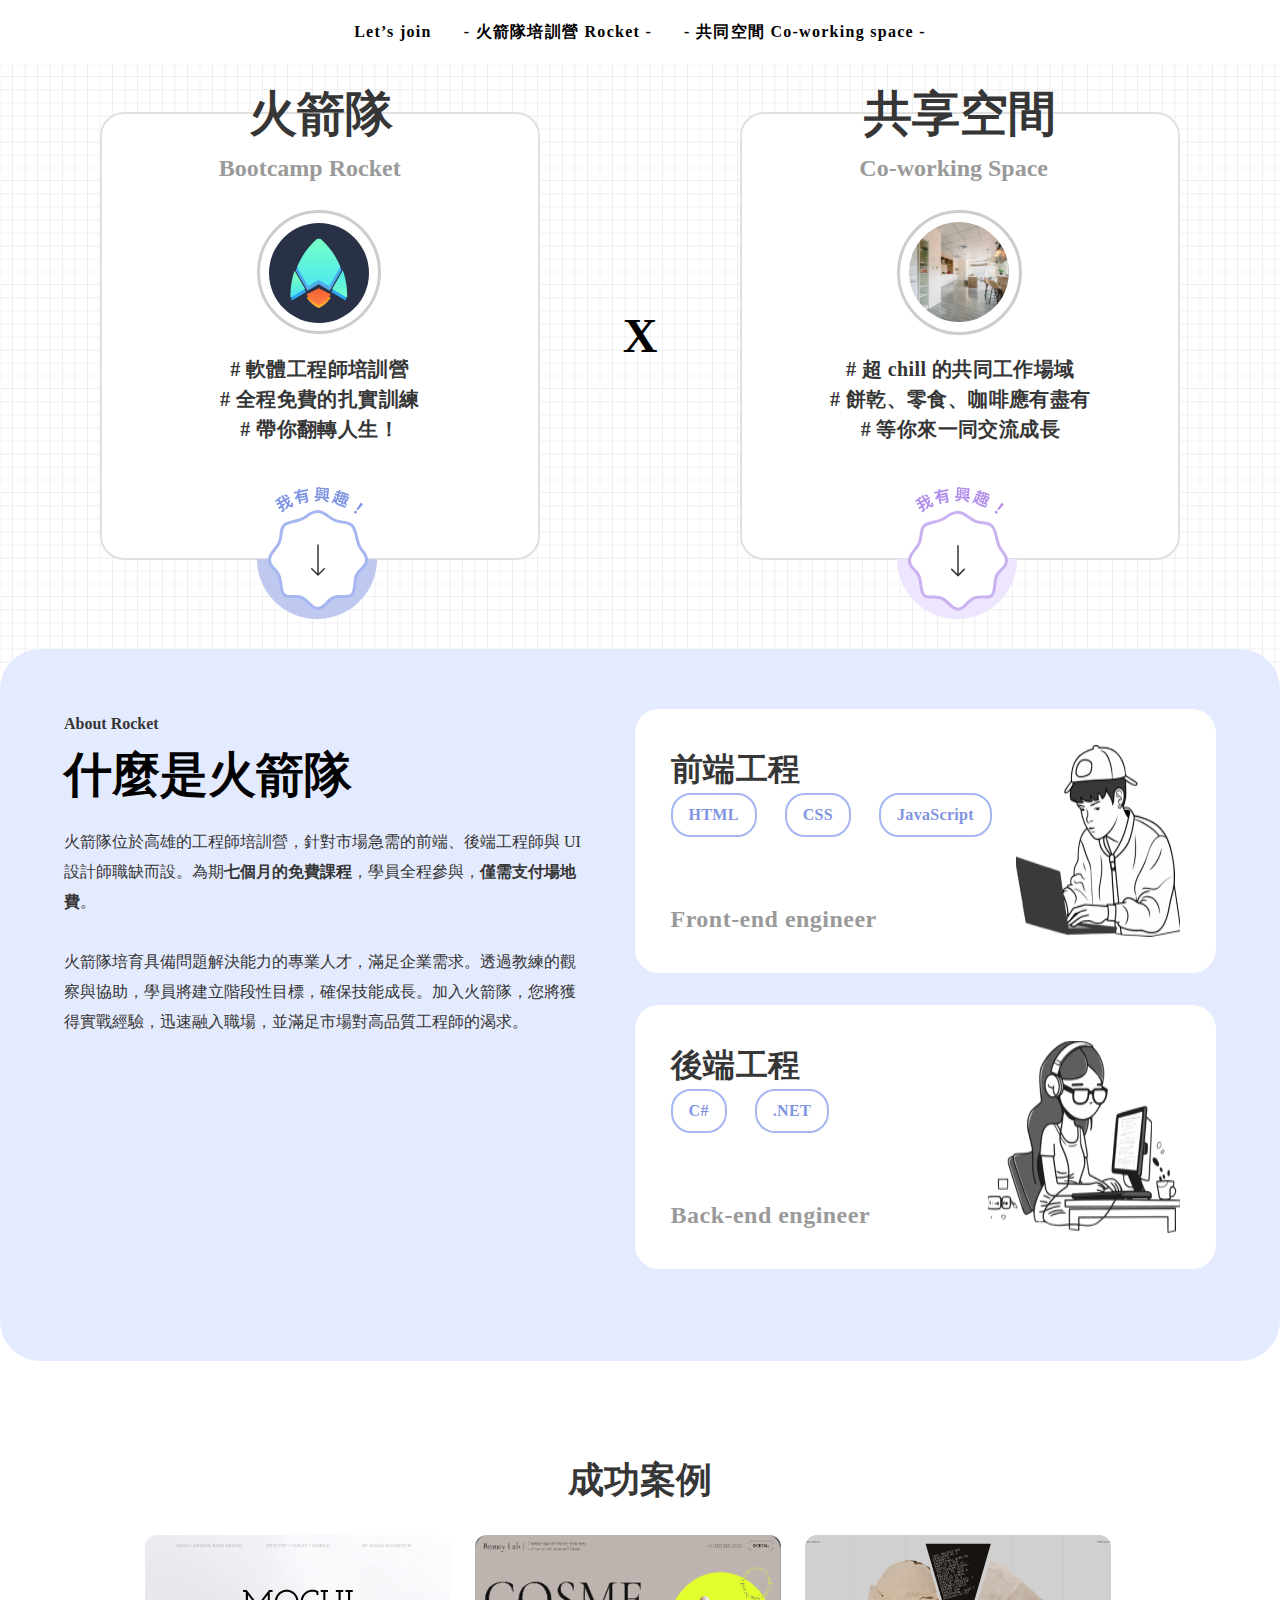
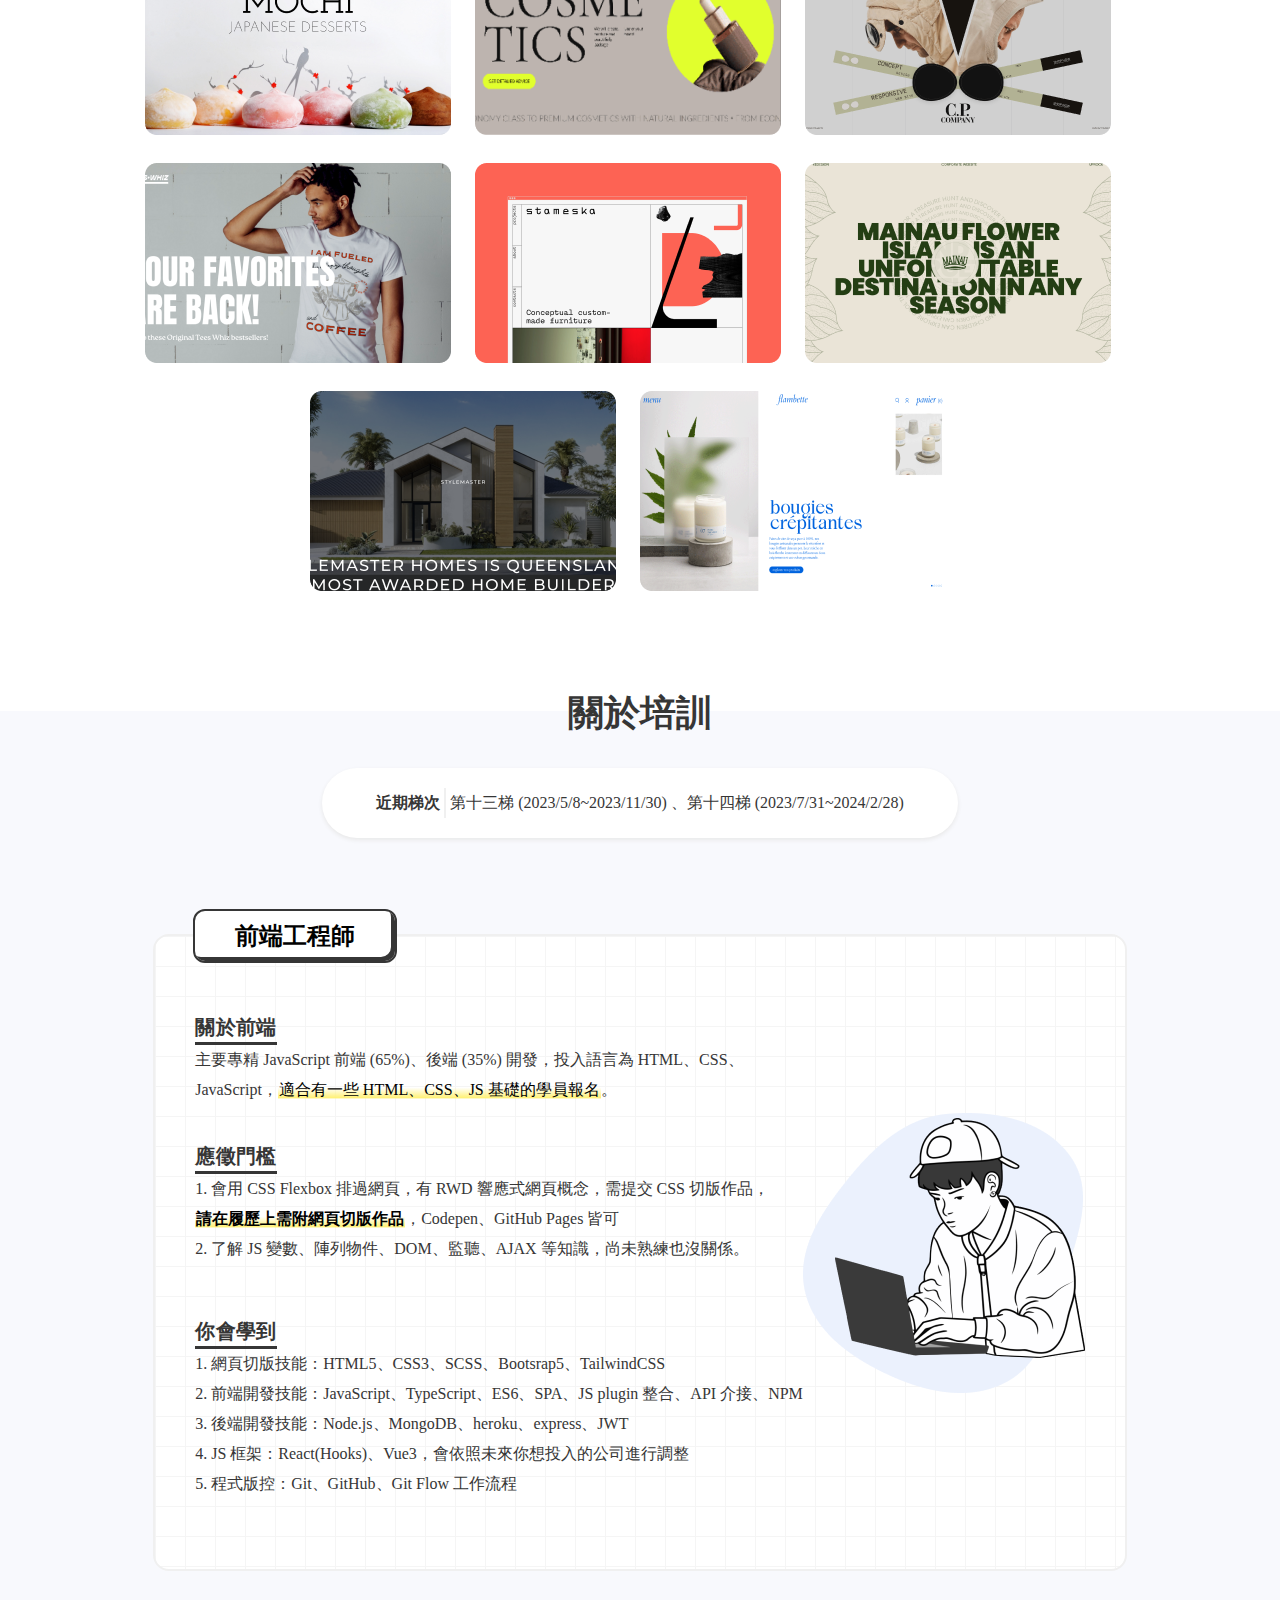
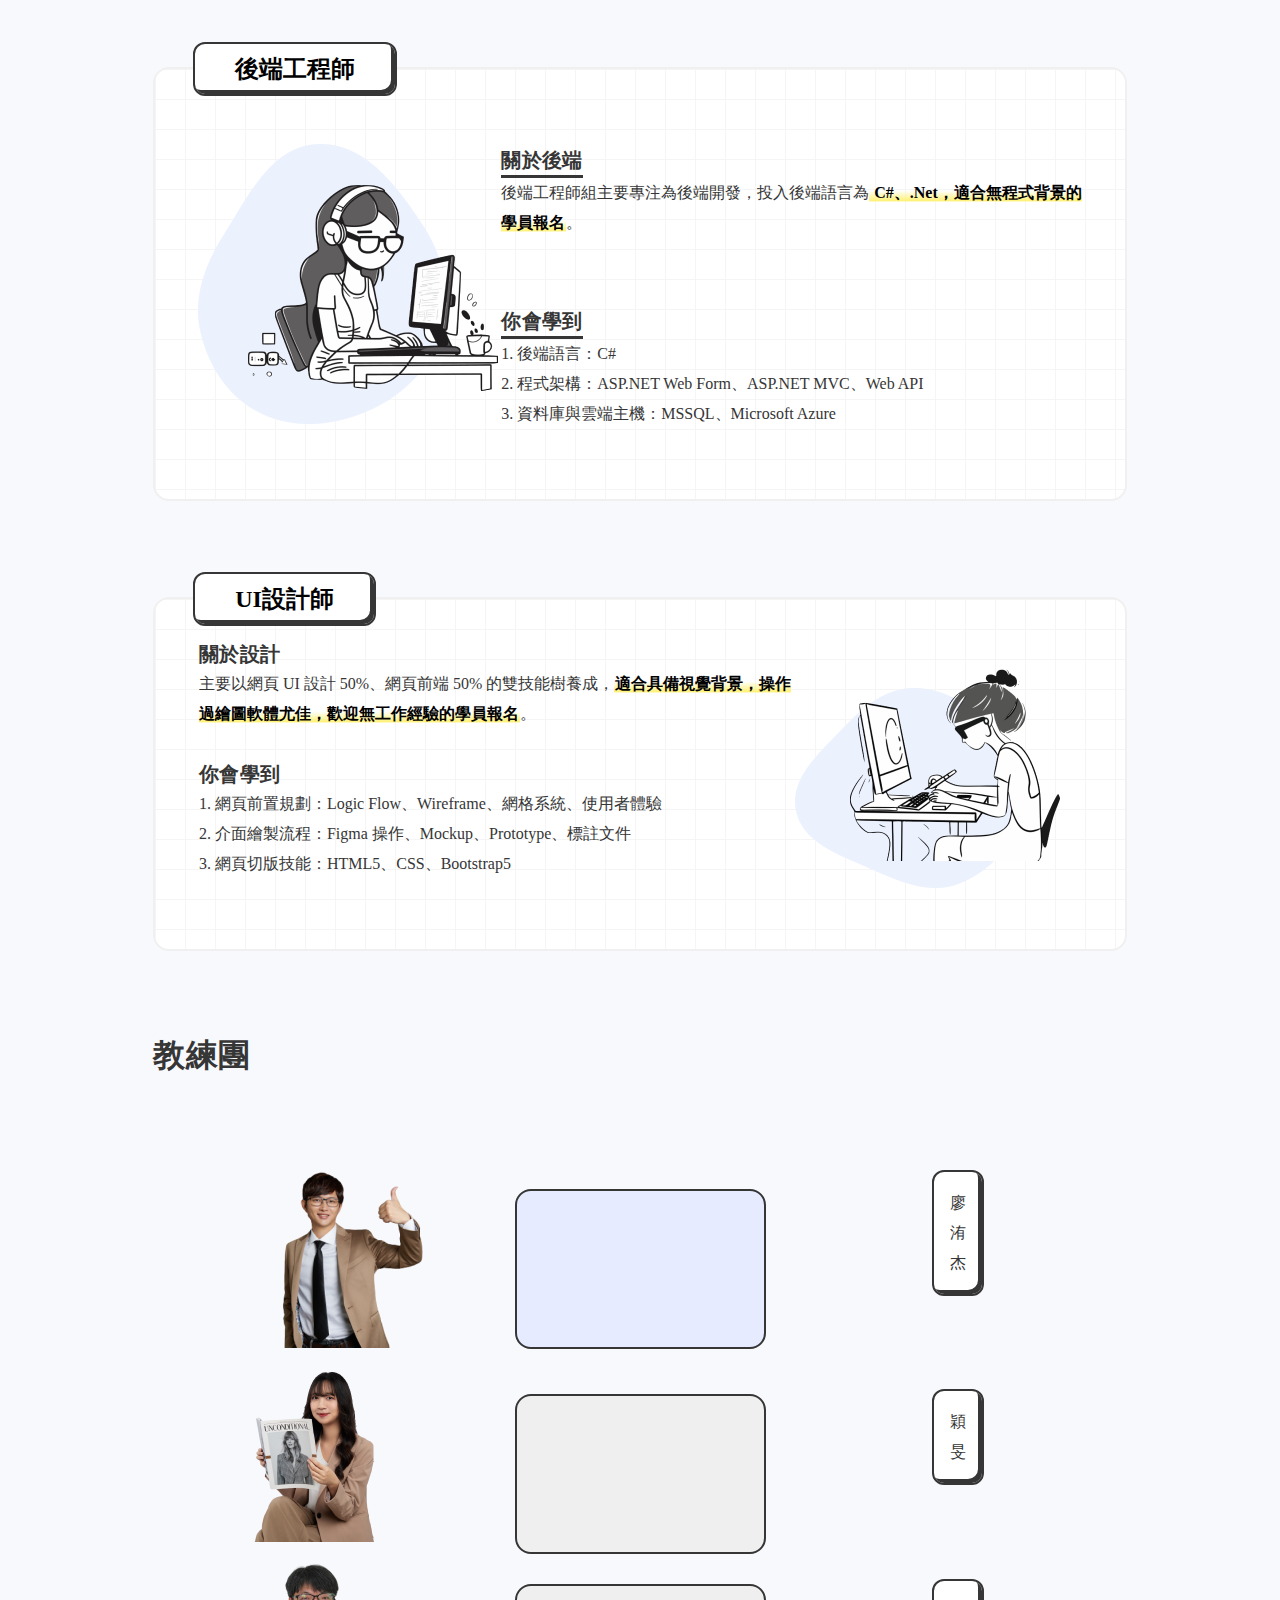
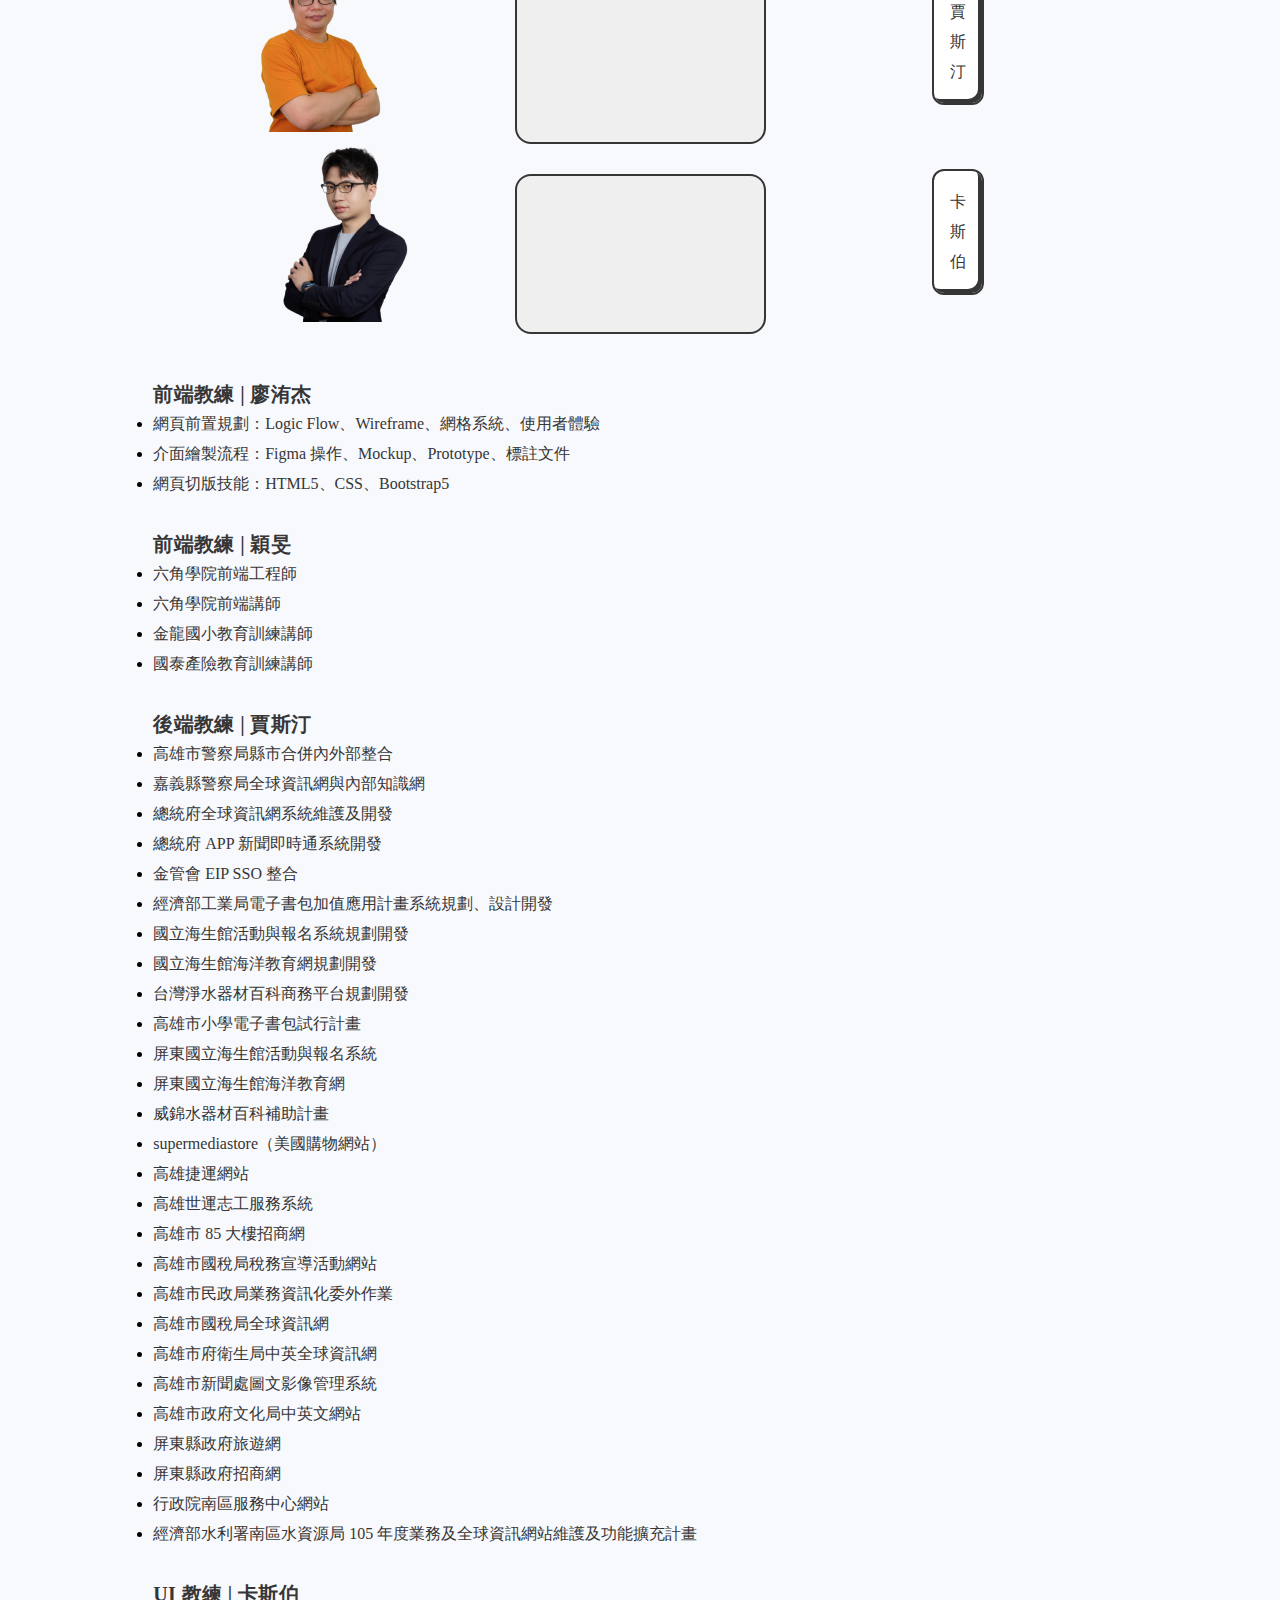
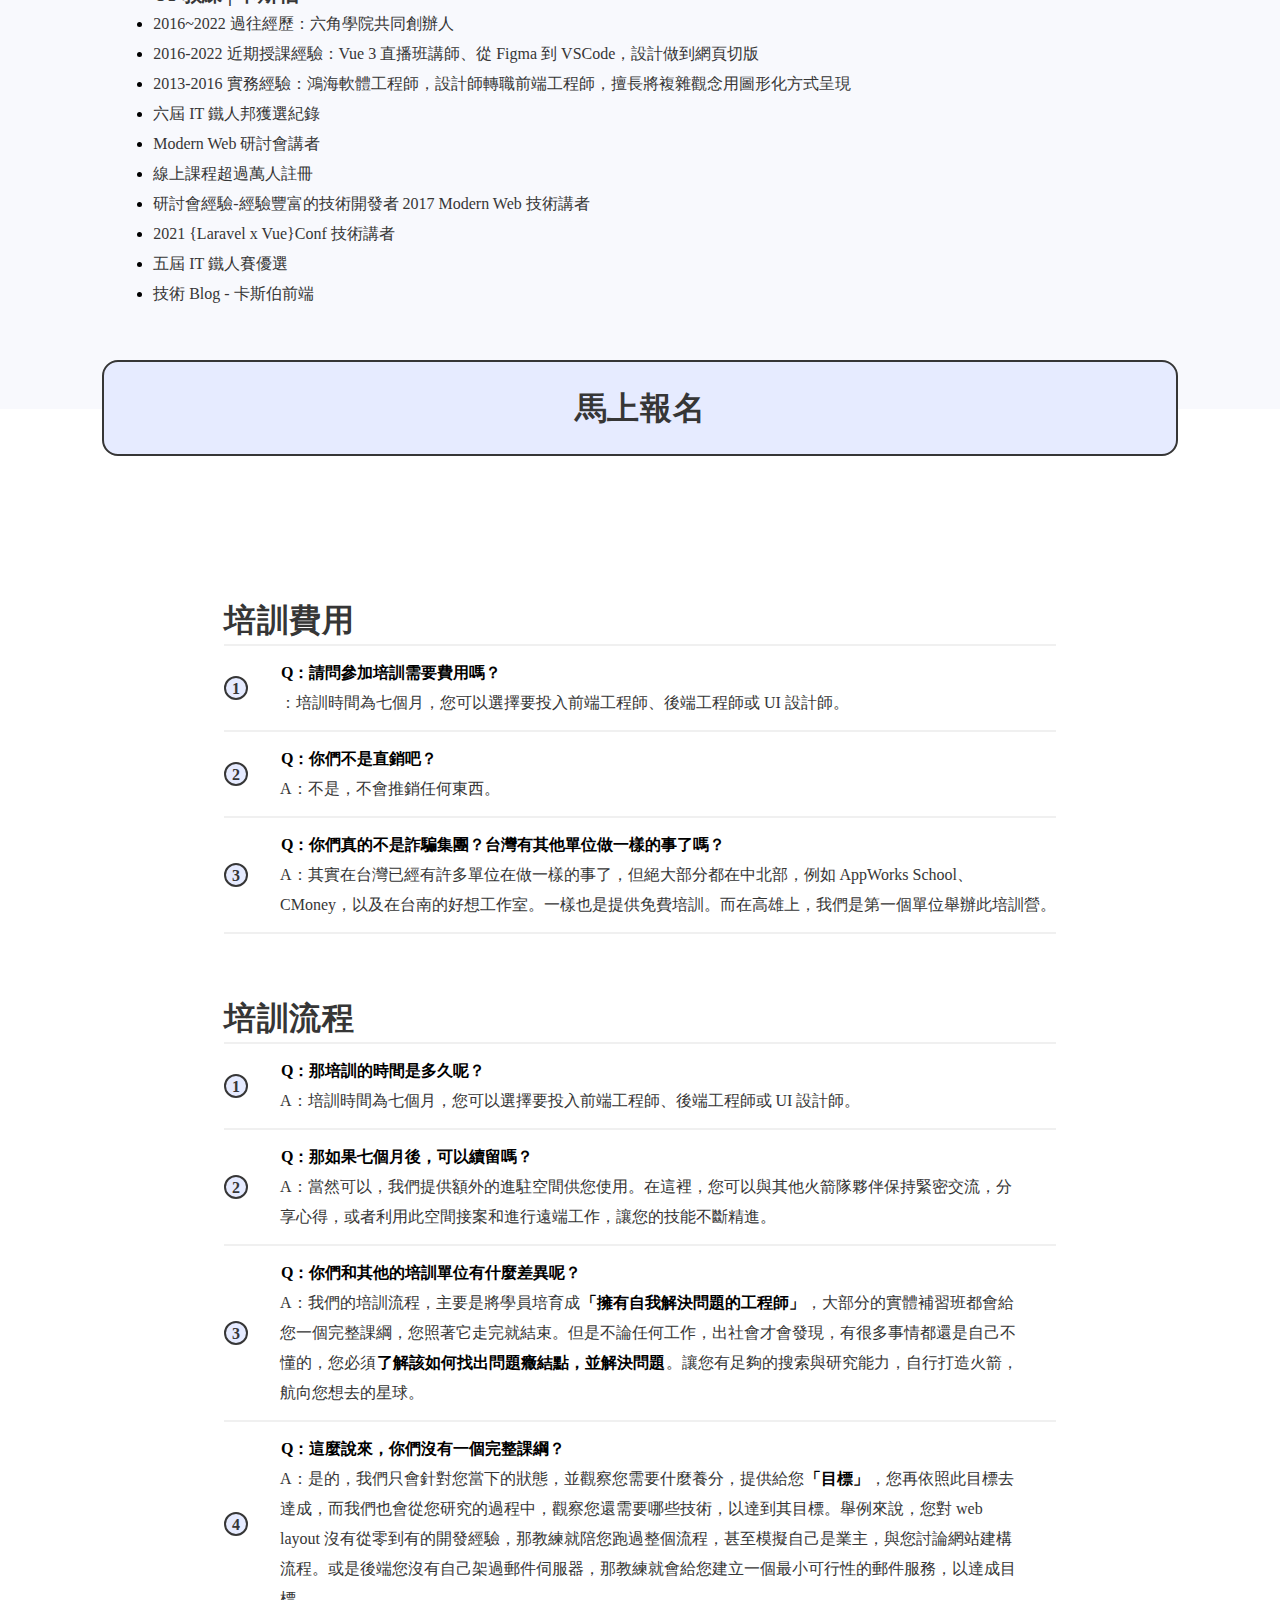
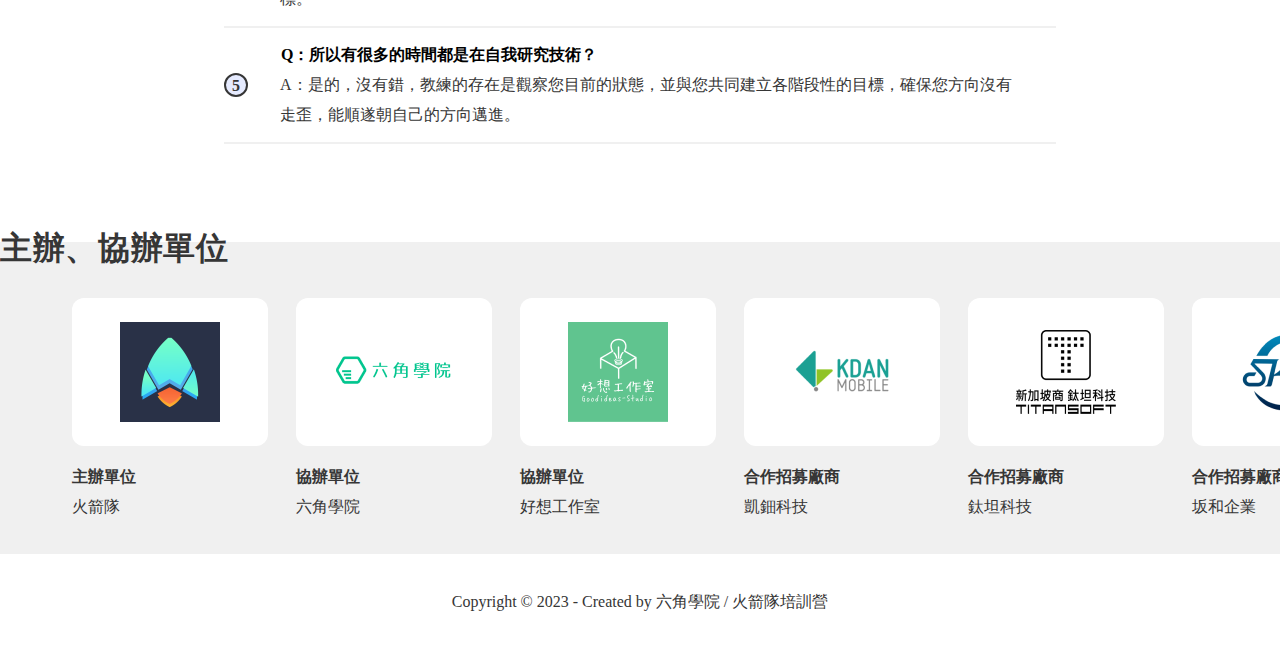
<file: index.html>
<!DOCTYPE html>
<html lang="en">

<head>
    <meta charset="UTF-8">
    <meta http-equiv="X-UA-Compatible" content="IE=edge">
    <meta name="viewport" content="width=device-width, initial-scale=1.0">
    <link href="https://cdn.jsdelivr.net/npm/bootstrap@5.1.1/dist/css/bootstrap.min.css" rel="stylesheet"
        integrity="sha384-F3w7mX95PdgyTmZZMECAngseQB83DfGTowi0iMjiWaeVhAn4FJkqJByhZMI3AhiU" crossorigin="anonymous">
    <script src="https://cdn.jsdelivr.net/npm/bootstrap@5.0.0/dist/js/bootstrap.bundle.min.js"
        integrity="sha384-p34f1UUtsS3wqzfto5wAAmdvj+osOnFyQFpp4Ua3gs/ZVWx6oOypYoCJhGGScy+8"
        crossorigin="anonymous"></script>
    <link rel="stylesheet" href="./style.css">

    <title>Boost</title>
</head>

<body>
    
    
        <div class="marqueebackground">
            <div class="marquee">
                <ul>
                    <li>Let’s join</li>
                    <li>- 火箭隊培訓營 Rocket -</li>
                    <li>- 共同空間 Co-working space -</li>
                </ul>

            </div>
        </div>
        <div class="bannerbackground">
            <div class="banner">
                <div class="container">
                    <a  href="index.html">
                    <div class="banner-left">
                        
                        <h1>火箭隊</h1>
                        <span class="body1">Bootcamp Rocket</span>
                        <img class="rocketlogo" src="image/banner-logo-rocket-lg.svg" alt="">
                        <p class="body2"># 軟體工程師培訓營</p>
                        <p class="body2"># 全程免費的扎實訓練</p>
                        <p class="body2"># 帶你翻轉人生！</p>
                        <img class="halfmoonlogo" src="image/half.png" alt="">
                        <img class="interestinglogo" src="image/banner-btn-rocket-lg.svg" alt="">
                    </div>
                    <div class="bannerup-m">
                        <div class="title-logo">
                            <img src="image/banner-logo-rocket-sm.svg" alt="">
                            <h1>火箭隊</h1>
                        </div>
                        <span class="body1">Bootcamp Rocket</span>
                        <img class="halfmoonlogo" src="image/halfup.png" alt="">
                            <img class="interestinglogo-m" src="image/banner-btn-rocket-sm.svg" alt="">
                    </div>
                    </a>
                    <h1 class="x">X</h1>
                    <a  href="index2.html">
                    <div class="banner-right">
                        
                        <h1>共享空間</h1>
                        <span class="body1">Co-working Space</span>
                        <img class="rocketlogo" src="image/banner-logo-coworking-lg.svg" alt="">
                        <p class="body2"># 超 chill 的共同工作場域</p>
                        <p class="body2"># 餅乾、零食、咖啡應有盡有</p>
                        <p class="body2"># 等你來一同交流成長</p>
                        <img class="halfmoonlogo" src="image/half2.png" alt="">
                        <img class="interestinglogo" src="image/banner-btn-coworking-lg.svg" alt="">
                       
                    </div>
    
                    <div class="bannerdown-m">
                        <div class="title-logo">
                            <img src="image/banner-logo-coworking-sm.svg" alt="">
                            <h1>共享空間</h1>
                            <span class="body1">Co-working Space</span>
                            <img class="halfmoonlogo" src="image/halfdown.png" alt="">
                            <img class="interestinglogo-m" src="image/banner-btn-coworking-sm.svg" alt="">
                        </div>
                        
                    </div>
                </a>
                </div>
            </div>
    
    
        </div>
        <div class="aboutrocketbackground">
            <div class="aboutrocket">
                <div class="word">
                    <p class="bolder">About Rocket</p>
                    <h1>什麼是火箭隊</h1>
                    <br>
                    <p class="narrative">
                        火箭隊位於高雄的工程師培訓營，針對市場急需的前端、後端工程師與 UI 設計師職缺而設。為期<span class="bolder">七個月的免費課程</span>，學員全程參與，<span
                            class="bolder">僅需支付場地費</span>。
                        <br>
                        <br>
                        火箭隊培育具備問題解決能力的專業人才，滿足企業需求。透過教練的觀察與協助，學員將建立階段性目標，確保技能成長。加入火箭隊，您將獲得實戰經驗，迅速融入職場，並滿足市場對高品質工程師的渴求。
                    </p>
                </div>
                
                <div class="cardbox scroll">
                    <div class="frontend">
                        <div class="cardtext">
                            <h3>前端工程</h3>
                            <div class="skillicon">HTML</div>
                            <div class="skillicon">CSS</div>
                            <div class="skillicon">JavaScript</div>
                            <p class="englishjobtitle">Front-end engineer</p>
                        </div>
                        <img src="image/about-rocket-frontend.png" alt="">
                    </div>
                    <div class="backend">
                        <div class="cardtext">
                            <h3>後端工程</h3>
                            <div class="skillicon">C#</div>
                            <div class="skillicon">.NET</div>
                            <p class="englishjobtitle">Back-end engineer</p>
                        </div>
                        <img src="image/about-rocket-backend.png" alt="">
                    </div>
                    <div class="uxui">
                        <div class="cardtext">
                            <h3>UX/UI設計</h3>
                            <div class="skillicon">Figma</div>
                            <div class="skillicon">HTML</div>
                            <div class="skillicon">CSS</div>
                            <p class="englishjobtitle">UI designer</p>
                        </div>
                        <img src="image/about-rocket-ui.png" alt="">
                    </div>
                </div>
                
            </div>
        </div>
        <div class="successcasebackground">
            <div class="successcase">
                <h2 class="title">成功案例</h2>
                <div class="caseimage">

                    <img src="image/case1.png" alt="">
                    <img src="image/case2.png" alt="">
                    <img src="image/case3.png" alt="">
                    <img src="image/case4.png" alt="">
                    <img src="image/case5.png" alt="">
                    <img src="image/case6.png" alt="">
                    <img src="image/case7.png" alt="">
                    <img src="image/case8.png" alt="">
                </div>
            </div>
        </div>
        <div class="abouttrainning">
            <div class="trainningdetail">
                <h2 class="title">關於培訓</h2>
                <div class="batch">
                    <p class="batchtitle">近期梯次&nbsp;</p>
                    <p>&nbsp;第十三梯&nbsp;(2023/5/8~2023/11/30) 、第十四梯&nbsp;(2023/7/31~2024/2/28)
                    </p>
                </div>
                <div class="batch-m">
                    <p class="batchtitle">近期梯次&nbsp;</p>
                    <p>&nbsp;第十三梯&nbsp;(2023/5/8~2023/11/30)
                    </p>
                </div>
                <span class="jobtitle body1">前端工程師</span>
                <div class="frontend">
                    <div class="trainword">
                        <p class="smalltitle">
                            關於前端
                        </p>
                        <p>主要專精 JavaScript 前端 (65%)、後端 (35%) 開發，投入語言為 HTML、CSS、<br>
                            JavaScript，<mark class="yellow">適合有一些 HTML、CSS、JS 基礎的學員報名</mark>。
                        </p>

                        <p class="smalltitle">
                            應徵門檻
                        </p>
                        <p>1. 會用 CSS Flexbox 排過網頁，有 RWD 響應式網頁概念，需提交 CSS 切版作品，<br>
                            <mark class="yellow bolder">請在履歷上需附網頁切版作品</mark>，Codepen、GitHub Pages 皆可<br>
                            2. 了解 JS 變數、陣列物件、DOM、監聽、AJAX 等知識，尚未熟練也沒關係。
                        </p>
                        <br>
                        <p class="smalltitle">
                            你會學到
                        </p>
                        <ul>
                            <li>
                                <p>1. 網頁切版技能：HTML5、CSS3、SCSS、Bootsrap5、TailwindCSS</p>
                            </li>
                            <li>
                                <p>2. 前端開發技能：JavaScript、TypeScript、ES6、SPA、JS plugin 整合、API 介接、NPM</p>
                            </li>
                            <li>
                                <p>3. 後端開發技能：Node.js、MongoDB、heroku、express、JWT</p>
                            </li>
                            <li>
                                <p>4. JS 框架：React(Hooks)、Vue3，會依照未來你想投入的公司進行調整</p>
                            </li>
                            <li>
                                <p>5. 程式版控：Git、GitHub、Git Flow 工作流程</p>
                            </li>
                        </ul>
                    </div>
                    <img src="image/training-img-frontend-lg.png" alt="">

                </div>
                <span class="jobtitle body1">後端工程師</span>
                <div class="backend">
                    <img src="image/training-img-backend-lg.png" alt="">
                    <div class="trainword">
                        <p class="smalltitle">
                            關於後端
                        </p>
                        <p>後端工程師組主要專注為後端開發，投入後端語言為<mark class="yellow bolder"> C#、.Net，適合無程式背景的
                                <br>
                                學員報名</mark>。
                        </p>
                        <br>
                        <br>
                        <p class="smalltitle">
                            你會學到
                        </p>
                        <ul>
                            <li>
                                <p>1. 後端語言：C#</p>
                            </li>
                            <li>
                                <p>2. 程式架構：ASP.NET Web Form、ASP.NET MVC、Web API</p>
                            </li>
                            <li>
                                <p>3. 資料庫與雲端主機：MSSQL、Microsoft Azure</p>
                            </li>
                        </ul>
                    </div>


                </div>
                <span class="jobtitle body1">UI設計師</span>
                <div class="ui">
                    <div class="trainword">
                        <p class="body2">
                            關於設計
                        </p>
                        <p>
                            主要以網頁 UI 設計 50%、網頁前端 50% 的雙技能樹養成，<mark class="yellow bolder">適合具備視覺背景，操作<br>
                                過繪圖軟體尤佳，歡迎無工作經驗的學員報名</mark>。
                        </p>
                        <p class="body2">
                            <br>
                            你會學到
                        </p>
                        <ul>
                            <li>
                                <p>1. 網頁前置規劃：Logic Flow、Wireframe、網格系統、使用者體驗</p>
                            </li>
                            <li>
                                <p>2. 介面繪製流程：Figma 操作、Mockup、Prototype、標註文件</p>
                            </li>
                            <li>
                                <p>3. 網頁切版技能：HTML5、CSS、Bootstrap5</p>
                            </li>
                        </ul>
                    </div>
                    <img src="image/training-img-ui-lg.png" alt="">

                </div>
                <h3 class="coatchteam">教練團</h3>
                <div class="coatchteamframe">
                    <ul class="nav nav-pills mb-3" id="pills-tab" role="tablist">
                        <li class="nav-item" role="presentation">
                            <button class="nav-link active" id="pills-home-tab" data-bs-toggle="pill"
                                data-bs-target="#pills-home" type="button" role="tab" aria-controls="pills-home"
                                aria-selected="true"><img src="image/coach-weijie-lg.png" alt=""></button><p class="coatchtitle">廖<br>洧<br>杰</p>
                        </li>
                        <li class="nav-item" role="presentation">
                            <button class="nav-link" id="pills-profile-tab" data-bs-toggle="pill"
                                data-bs-target="#pills-profile" type="button" role="tab" aria-controls="pills-profile"
                                aria-selected="false"><img src="image/coach-yinmin-lg.png" alt=""></button><p class="coatchtitle">穎<br>旻</p>
                        </li>
                        <li class="nav-item" role="presentation">
                            <button class="nav-link" id="pills-contact-tab" data-bs-toggle="pill"
                                data-bs-target="#pills-contact" type="button" role="tab" aria-controls="pills-contact"
                                aria-selected="false"><img src="image/coach-justin-lg.png" alt=""></button><p class="coatchtitle">賈<br>斯<br>汀</p>
                        </li>
                        <li class="nav-item" role="presentation">
                            <button class="nav-link" id="pills-contact1-tab" data-bs-toggle="pill"
                                data-bs-target="#pills-contact1" type="button" role="tab" aria-controls="pills-contact1"
                                aria-selected="false"><img src="image/coach-casper-lg.png" alt=""></button><p class="coatchtitle">卡<br>斯<br>伯</p>
                        </li>
                    </ul>
                    <div class="tab-content" id="pills-tabContent">
                        <div class="tab-pane fade show active" id="pills-home" role="tabpanel"
                            aria-labelledby="pills-home-tab">
                            <p class="body2">
                                <br>
                                前端教練 | 廖洧杰
                            </p>
                            <ul>

                                <li type = "disc">
                                    <p>網頁前置規劃：Logic Flow、Wireframe、網格系統、使用者體驗</p>
                                </li>
                                <li type = "disc">
                                    <p>介面繪製流程：Figma 操作、Mockup、Prototype、標註文件</p>
                                </li>
                                <li type = "disc">
                                    <p>網頁切版技能：HTML5、CSS、Bootstrap5</p>
                                </li>
                            </ul>
                        </div>
                        <div class="tab-pane fade" id="pills-profile" role="tabpanel"
                            aria-labelledby="pills-profile-tab"><p class="body2">
                                <br>
                                前端教練 | 穎旻
                            </p>
                            <ul>

                                <li type = "disc">
                                    <p>六角學院前端工程師</p>
                                </li>
                                <li type = "disc">
                                    <p>六角學院前端講師</p>
                                </li>
                                <li type = "disc">
                                    <p>金龍國小教育訓練講師</p>
                                </li>
                                <li type = "disc">
                                    <p>國泰產險教育訓練講師</p>
                                </li>
                            </ul>
                        </div>
                        <div class="tab-pane fade" id="pills-contact" role="tabpanel"
                            aria-labelledby="pills-contact-tab"><p class="body2">
                                <br>
                                後端教練 | 賈斯汀
                            </p>
                            <ul>

                                <li type = "disc">
                                    <p>高雄市警察局縣市合併內外部整合</p>
                                </li>
                                <li type = "disc">
                                    <p>嘉義縣警察局全球資訊網與內部知識網</p>
                                </li>
                                <li type = "disc">
                                    <p>總統府全球資訊網系統維護及開發</p>
                                </li>
                                <li type = "disc">
                                    <p>總統府 APP 新聞即時通系統開發</p>
                                </li>
                                <li type = "disc">
                                    <p>金管會 EIP SSO 整合</p>
                                </li>
                                <li type = "disc">
                                    <p>經濟部工業局電子書包加值應用計畫系統規劃、設計開發</p>
                                </li>
                                <li type = "disc">
                                    <p>國立海生館活動與報名系統規劃開發</p>
                                </li>
                                <li type = "disc">
                                    <p>國立海生館海洋教育網規劃開發</p>
                                </li>
                                <li type = "disc">
                                    <p>台灣淨水器材百科商務平台規劃開發</p>
                                </li>
                                <li type = "disc">
                                    <p>高雄市小學電子書包試行計畫</p>
                                </li>
                                <li type = "disc">
                                    <p>屏東國立海生館活動與報名系統</p>
                                </li>
                                <li type = "disc">
                                    <p>屏東國立海生館海洋教育網</p>
                                </li>
                                <li type = "disc">
                                    <p>威錦水器材百科補助計畫</p>
                                </li>
                                <li type = "disc">
                                    <p>supermediastore（美國購物網站）</p>
                                </li>
                                <li type = "disc">
                                    <p>高雄捷運網站</p>
                                </li>
                                <li type = "disc">
                                    <p>高雄世運志工服務系統</p>
                                </li>
                                <li type = "disc">
                                    <p>高雄市 85 大樓招商網</p>
                                </li>
                                <li type = "disc">
                                    <p>高雄市國稅局稅務宣導活動網站</p>
                                </li>
                                <li type = "disc">
                                    <p>高雄市民政局業務資訊化委外作業</p>
                                </li>
                                <li type = "disc">
                                    <p>高雄市國稅局全球資訊網</p>
                                </li>
                                <li type = "disc">
                                    <p>高雄市府衛生局中英全球資訊網</p>
                                </li>
                                <li type = "disc">
                                    <p>高雄市新聞處圖文影像管理系統</p>
                                </li>
                                <li type = "disc">
                                    <p>高雄市政府文化局中英文網站</p>
                                </li>
                                <li type = "disc">
                                    <p>屏東縣政府旅遊網</p>
                                </li>
                                <li type = "disc">
                                    <p>屏東縣政府招商網</p>
                                </li>
                                <li type = "disc">
                                    <p>行政院南區服務中心網站</p>
                                </li>
                                <li type = "disc">
                                    <p>經濟部水利署南區水資源局 105 年度業務及全球資訊網站維護及功能擴充計畫</p>
                                </li>
                            </ul>
                        </div>
                        <div class="tab-pane fade" id="pills-contact1" role="tabpanel"
                            aria-labelledby="pills-contact-tab1"><p class="body2">
                                <br>
                                UI 教練 | 卡斯伯
                            </p>
                            <ul>

                                <li type = "disc">
                                    <p>2016~2022 過往經歷：六角學院共同創辦人</p>
                                </li>
                                <li type = "disc">
                                    <p>2016-2022 近期授課經驗：Vue 3 直播班講師、從 Figma 到 VSCode，設計做到網頁切版</p>
                                </li>
                                <li type = "disc">
                                    <p>2013-2016 實務經驗：鴻海軟體工程師，設計師轉職前端工程師，擅長將複雜觀念用圖形化方式呈現</p>
                                </li>
                                <li type = "disc">
                                    <p>六屆 IT 鐵人邦獲選紀錄</p>
                                </li>
                                <li type = "disc">
                                    <p>Modern Web 研討會講者</p>
                                </li>
                                <li type = "disc">
                                    <p>線上課程超過萬人註冊</p>
                                </li>
                                <li type = "disc">
                                    <p>研討會經驗-經驗豐富的技術開發者 2017 Modern Web 技術講者</p>
                                </li>
                                <li type = "disc">
                                    <p>2021 {Laravel x Vue}Conf 技術講者</p>
                                </li>
                                <li type = "disc">
                                    <p>五屆 IT 鐵人賽優選</p>
                                </li>
                                <li type = "disc">
                                    <p>技術 Blog - 卡斯伯前端</p>
                                </li>
                            </ul>
                        </div>
                    </div>
                </div>

            </div>

        </div>
        <div class="coachsignup">
            <h3><a>馬上報名</a></h3>
        </div>
        <div class="traininginstructions">

            <div class="intstructword custom-counter">
                <h3 class="instructionset">培訓費用</h3>
                <ul>
                    <li class="instructionset">
                        <p class="inline"><mark class="bolder">Q：請問參加培訓需要費用嗎？</mark><br>：培訓時間為七個月，您可以選擇要投入前端工程師、後端工程師或
                            UI
                            設計師。</p>
                    </li>
                    <li class="instructionset">
                        <p class="inline"><mark class="bolder">Q：你們不是直銷吧？</mark><br>A：不是，不會推銷任何東西。</p>
                    </li>
                    <li class="instructionset">
                        <p class="inline"><mark class="bolder">Q：你們真的不是詐騙集團？台灣有其他單位做一樣的事了嗎？</mark><br>
                            A：其實在台灣已經有許多單位在做一樣的事了，但絕大部分都在中北部，例如 AppWorks
                            School、<br>CMoney，以及在台南的好想工作室。一樣也是提供免費培訓。而在高雄上，我們是第一個單位舉辦此培訓營。</p>
                    </li>
                </ul>

                <h3 class="instructionset">培訓流程</h3>
                <ul>
                    <li class="instructionset">
                        <p class="inline"><mark class="bolder">Q：那培訓的時間是多久呢？</mark><br>A：培訓時間為七個月，您可以選擇要投入前端工程師、後端工程師或
                            UI
                            設計師。</p>
                    </li>
                    <li class="instructionset">
                        <p class="inline"><mark
                                class="bolder">Q：那如果七個月後，可以續留嗎？</mark><br>A：當然可以，我們提供額外的進駐空間供您使用。在這裡，您可以與其他火箭隊夥伴保持緊密交流，分<br>享心得，或者利用此空間接案和進行遠端工作，讓您的技能不斷精進。
                        </p>
                    </li>
                    <li class="instructionset">
                        <p class="inline"><mark class="bolder">Q：你們和其他的培訓單位有什麼差異呢？</mark><br>
                            A：我們的培訓流程，主要是將學員培育成<mark
                                class="bolder">「擁有自我解決問題的工程師」</mark>，大部分的實體補習班都會給<br>您一個完整課綱，您照著它走完就結束。但是不論任何工作，出社會才會發現，有很多事情都還是自己不<br>懂的，您必須<mark
                                class="bolder">了解該如何找出問題癥結點，並解決問題</mark>。讓您有足夠的搜索與研究能力，自行打造火箭，<br>航向您想去的星球。</p>
                    </li>
                    <li class="instructionset">
                        <p class="inline"><mark class="bolder">Q：這麼說來，你們沒有一個完整課綱？</mark><br>
                            A：是的，我們只會針對您當下的狀態，並觀察您需要什麼養分，提供給您<mark
                                class="bolder">「目標」</mark>，您再依照此目標去<br>達成，而我們也會從您研究的過程中，觀察您還需要哪些技術，以達到其目標。舉例來說，您對
                            web<br>
                            layout
                            沒有從零到有的開發經驗，那教練就陪您跑過整個流程，甚至模擬自己是業主，與您討論網站建構<br>流程。或是後端您沒有自己架過郵件伺服器，那教練就會給您建立一個最小可行性的郵件服務，以達成目<br>標。
                        </p>
                    </li>
                    <li class="instructionset">
                        <p class="inline"><mark class="bolder">Q：所以有很多的時間都是在自我研究技術？</mark><br>
                            A：是的，沒有錯，教練的存在是觀察您目前的狀態，並與您共同建立各階段性的目標，確保您方向沒有<br>走歪，能順遂朝自己的方向邁進。</p>
                    </li>
                </ul>
            </div>

        </div>

       
        <div class="proponent">
            <div class="proptitle">
            <h3 class="title">主辦、協辦單位</h3>
        </div>
        </div>
        <div class="proponentbackground">
       
            <div class="proponentcontainer scroll">
                
                <div class="companylogo">
                    <div class="logo"> <img src="image/organizer-rocket-lg.png" alt=""></div>
                    <p class="bolder text">主辦單位</p>
                    <p class="text">火箭隊</p>
                </div>
                <div class="companylogo">
                    <div class="logo"><img src="image/organizer-hexschool-lg.png" alt=""></div>
                    <p class="bolder text">協辦單位</p>
                    <p class="text">六角學院</p>
                </div>
                <div class="companylogo">
                    <div class="logo"><img src="image/organizer-goodidea-lg.png" alt=""></div>
                    <p class="bolder text">協辦單位</p>
                    <p class="text">好想工作室</p>
                </div>
                <div class="companylogo">
                    <div class="logo"><img src="image/organizer-kdan-lg.png" alt=""></div>
                    <p class="bolder text">合作招募廠商</p>
                    <p class="text">凱鈿科技</p>
                </div>
                <div class="companylogo">
                    <div class="logo"><img src="image/organizer-titan-lg.pg.png" alt=""></div>
                    <p class="bolder text">合作招募廠商</p>
                    <p class="text">鈦坦科技</p>
                </div>
                <div class="companylogo">
                    <div class="logo"><img src="image/organizer-skw-lg.png" alt=""></div>
                    <p class="bolder text">合作招募廠商</p>
                    <p class="text">坂和企業</p>
                </div>
                <div class="companylogo">
                    <div class="logo"><img src="image/organizer-wistron-lg.png" alt=""></div>
                    <p class="bolder text">合作招募廠商</p>
                    <p class="text">緯創資通</p>
                </div>
           
            </div>
        </div>
        <div class="copyright">
            <p>Copyright © 2023 - Created by 六角學院 / 火箭隊培訓營</p>
        </div>
    
</body>



</html>
</file>
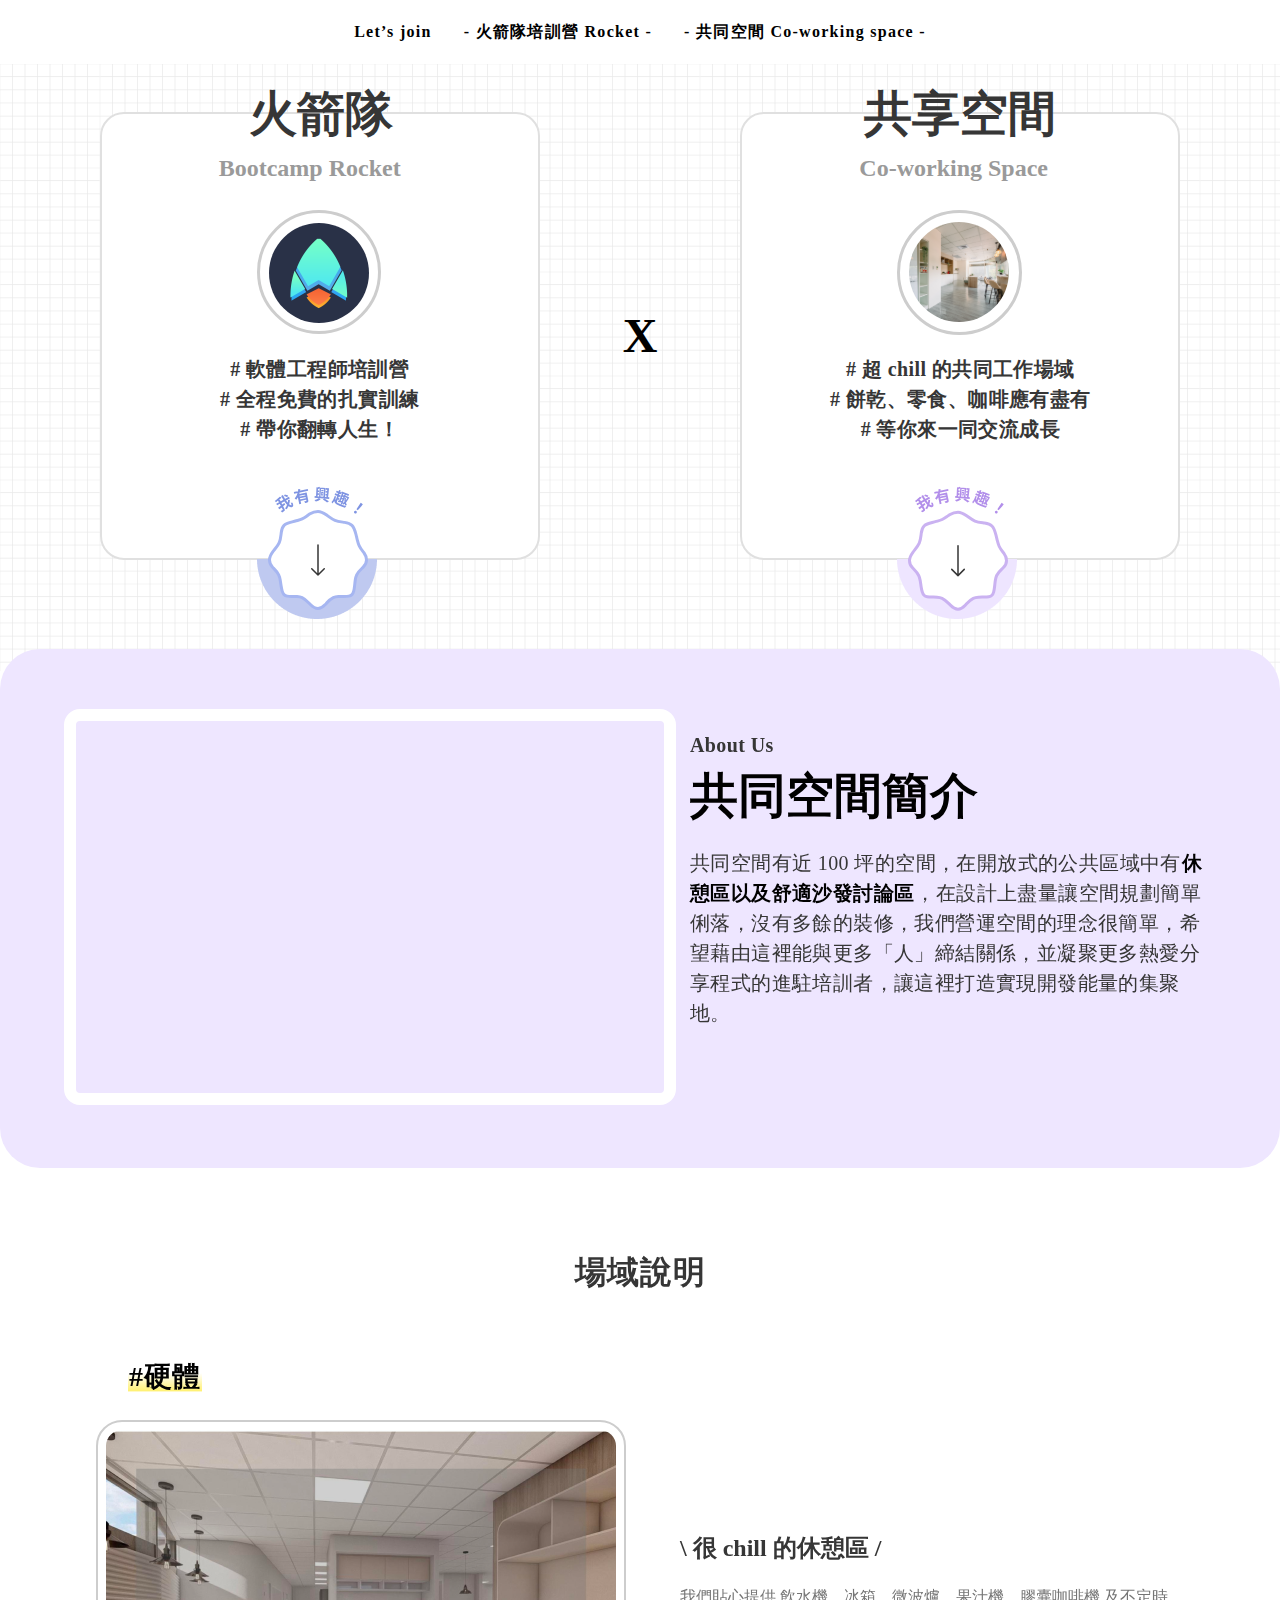
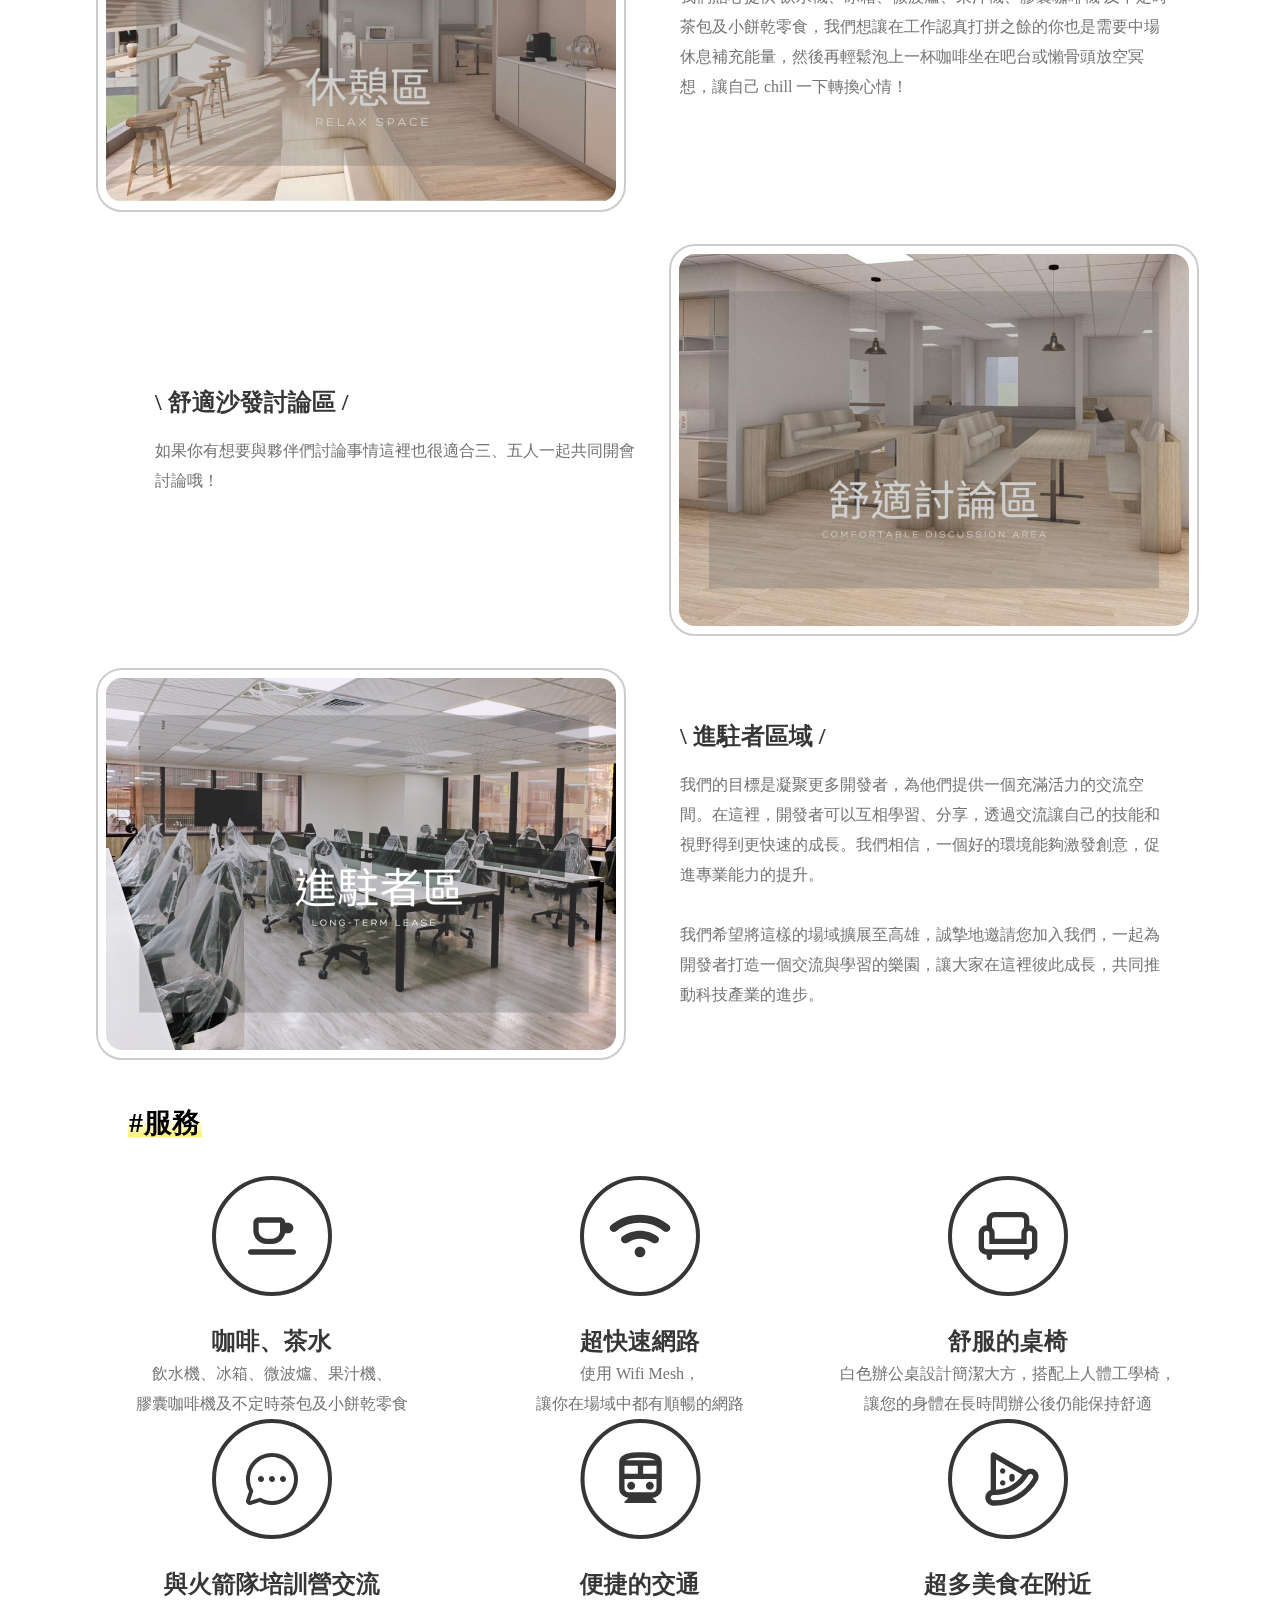
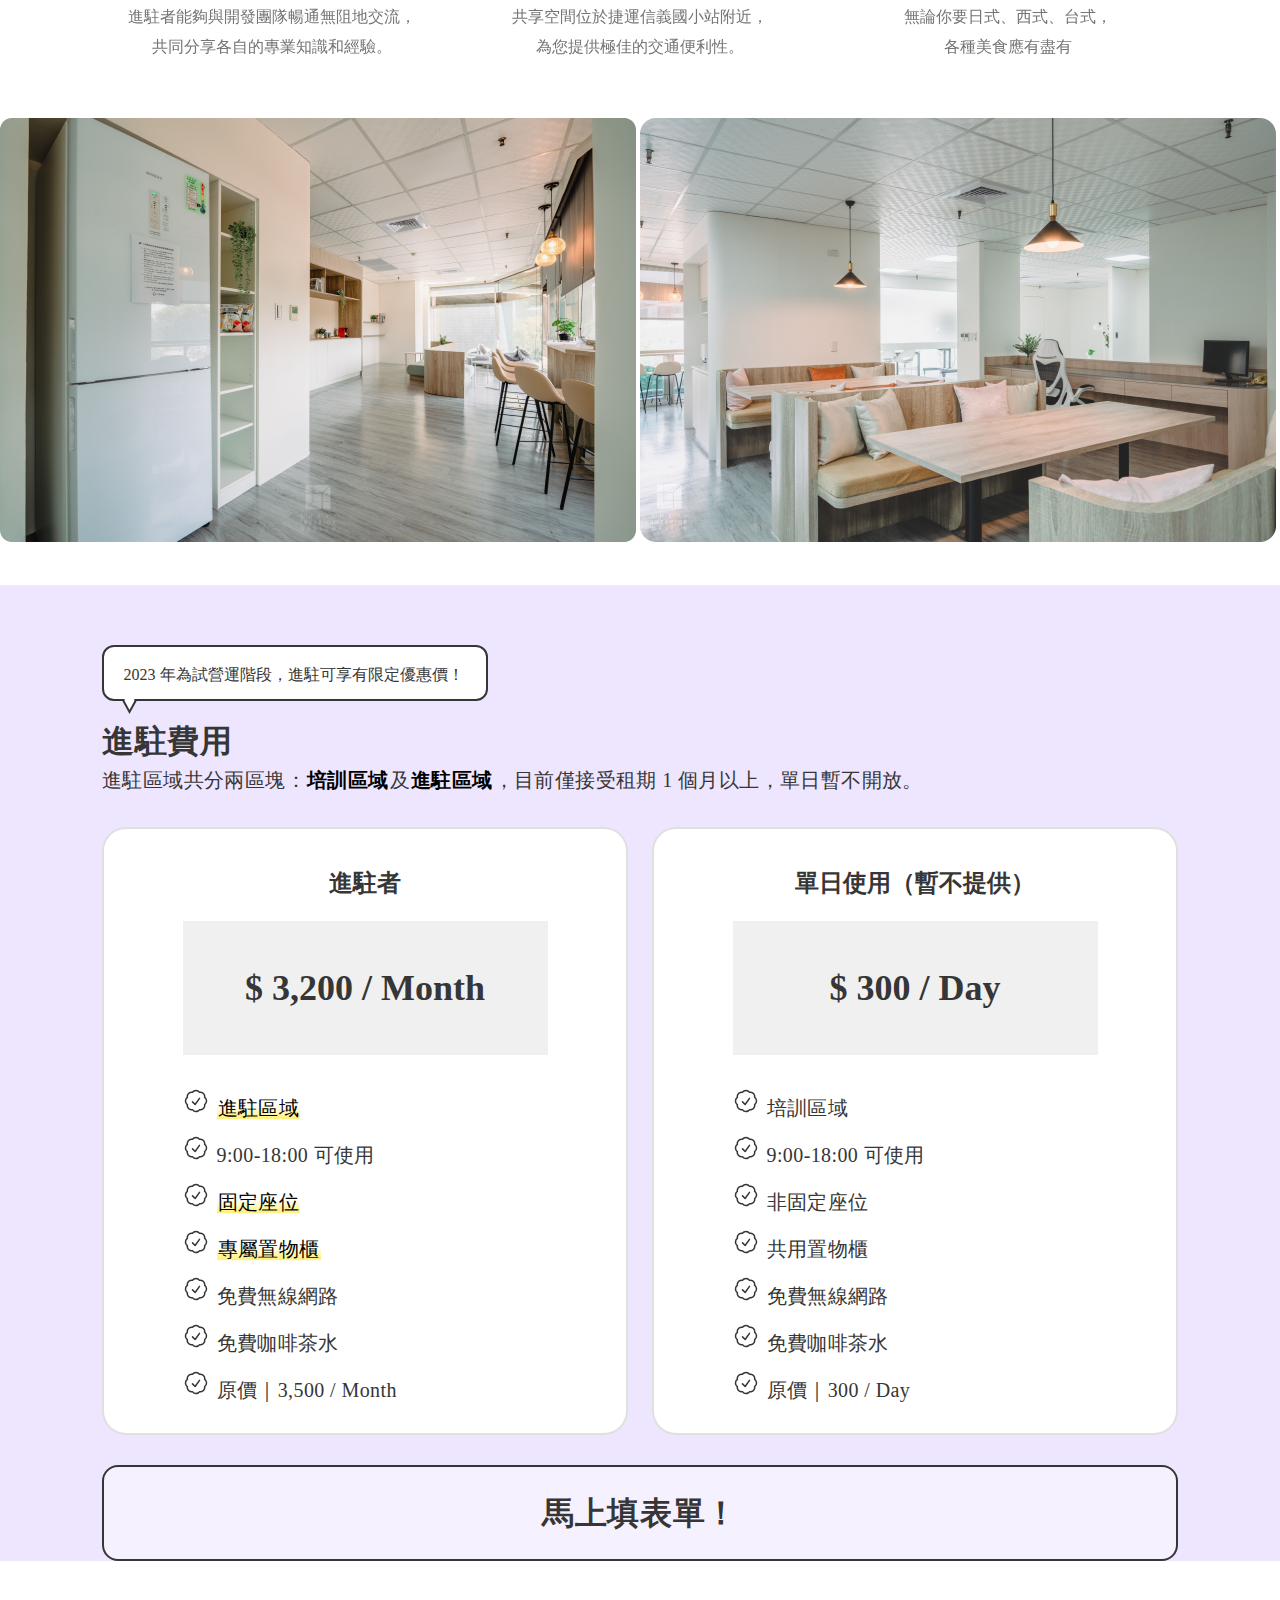
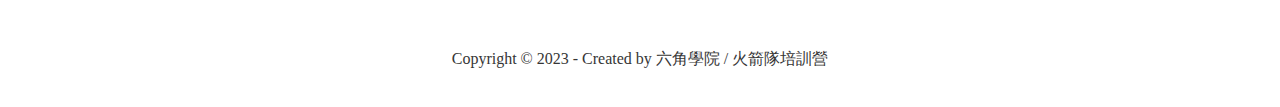
<file: index2.html>
<!DOCTYPE html>
<html lang="en">

<head>
    <meta charset="UTF-8">
    <meta http-equiv="X-UA-Compatible" content="IE=edge">
    <meta name="viewport" content="width=device-width, initial-scale=1.0">
    <link href="https://cdn.jsdelivr.net/npm/bootstrap@5.1.1/dist/css/bootstrap.min.css" rel="stylesheet"
        integrity="sha384-F3w7mX95PdgyTmZZMECAngseQB83DfGTowi0iMjiWaeVhAn4FJkqJByhZMI3AhiU" crossorigin="anonymous">
    <script src="https://cdn.jsdelivr.net/npm/bootstrap@5.0.0/dist/js/bootstrap.bundle.min.js"
        integrity="sha384-p34f1UUtsS3wqzfto5wAAmdvj+osOnFyQFpp4Ua3gs/ZVWx6oOypYoCJhGGScy+8"
        crossorigin="anonymous"></script>
    <link rel="stylesheet" href="./style.css">

    <title>Boost</title>
</head>

<body>
    <div class="marqueebackground">
        <div class="marquee">
            <ul>
                <li>Let’s join</li>
                <li>- 火箭隊培訓營 Rocket -</li>
                <li>- 共同空間 Co-working space -</li>
            </ul>

        </div>
    </div>
    
    <div class="bannerbackground">
        <div class="banner">
            <div class="container">
                <a  href="index.html">
                <div class="banner-left">
                    
                    <h1>火箭隊</h1>
                    <span class="body1">Bootcamp Rocket</span>
                    <img class="rocketlogo" src="image/banner-logo-rocket-lg.svg" alt="">
                    <p class="body2"># 軟體工程師培訓營</p>
                    <p class="body2"># 全程免費的扎實訓練</p>
                    <p class="body2"># 帶你翻轉人生！</p>
                    <img class="halfmoonlogo" src="image/half.png" alt="">
                    <img class="interestinglogo" src="image/banner-btn-rocket-lg.svg" alt="">
                </div>
                <div class="bannerup-m">
                    <div class="title-logo">
                        <img src="image/banner-logo-rocket-sm.svg" alt="">
                        <h1>火箭隊</h1>
                    </div>
                    <span class="body1">Bootcamp Rocket</span>
                    <img class="halfmoonlogo" src="image/halfup.png" alt="">
                        <img class="interestinglogo-m" src="image/banner-btn-rocket-sm.svg" alt="">
                </div>
                </a>
                

                <h1 class="x">X</h1>
                <a  href="index2.html">
                <div class="banner-right">
                    
                    <h1>共享空間</h1>
                    <span class="body1">Co-working Space</span>
                    <img class="rocketlogo" src="image/banner-logo-coworking-lg.svg" alt="">
                    <p class="body2"># 超 chill 的共同工作場域</p>
                    <p class="body2"># 餅乾、零食、咖啡應有盡有</p>
                    <p class="body2"># 等你來一同交流成長</p>
                    <img class="halfmoonlogo" src="image/half2.png" alt="">
                    <img class="interestinglogo" src="image/banner-btn-coworking-lg.svg" alt="">
                   
                </div>

                <div class="bannerdown-m">
                    <div class="title-logo">
                        <img src="image/banner-logo-coworking-sm.svg" alt="">
                        <h1>共享空間</h1>
                        <span class="body1">Co-working Space</span>
                        <img class="halfmoonlogo" src="image/halfdown.png" alt="">
                        <img class="interestinglogo-m" src="image/banner-btn-coworking-sm.svg" alt="">
                    </div>
                    
                </div>
            </a>
            </div>
        </div>


    </div>

    <div class="aboutspacebackground">
        <div class="aboutspace">
            <div class="map">
            <iframe 
                src="https://www.google.com/maps/embed?pb=!1m18!1m12!1m3!1d3682.6907689960603!2d120.30792991141797!3d22.628019879366555!2m3!1f0!2f0!3f0!3m2!1i1024!2i768!4f13.1!3m3!1m2!1s0x346e0491b7febacd%3A0x24542bac2726199b!2z5a-25oiQ5LiW57SA5aSn5qiT!5e0!3m2!1szh-TW!2stw!4v1684289844768!5m2!1szh-TW!2stw"
                width="612px" height="396px" style="border: 12px solid #ffffff;border-radius: 16px;" allowfullscreen=""
                loading="lazy" referrerpolicy="no-referrer-when-downgrade"></iframe>
            </div>
           
            
            <div class="word">

                <p class="body2">About Us</p>
                <h1>共同空間簡介</h1>
                <br>
                <p class="body2 narrative" style="font-weight: 400;">
                    共同空間有近 100 坪的空間，在開放式的公共區域中有<mark
                        class="bolder">休憩區以及舒適沙發討論區</mark>，在設計上盡量讓空間規劃簡單俐落，沒有多餘的裝修，我們營運空間的理念很簡單，希望藉由這裡能與更多「人」締結關係，並凝聚更多熱愛分享程式的進駐培訓者，讓這裡打造實現開發能量的集聚地。
                </p>
            </div>
        </div>
    </div>
    <h3 style="text-align: center;margin-top: 80px;margin-bottom: 60px;">
        場域說明
    </h3>
    <div class="spaceinstructbackground">
        <div class="spaceinstruct">
            <div class="spaceservicetitle">
                <h4><mark class="yellow">#硬體</mark></h4>
            </div>
            <div class="items">
                <img src="image/instruction-rest-lg.png" alt=""
                    style="outline: 2px solid #CDCDCD;border-radius: 16px;outline-offset: 8px;">
                <div class="word">
                    <p class="body1">\ 很 chill 的休憩區 /</p><br>
                    <p class="narrative" style="font-weight: 400; color: #757575; ">
                        我們貼心提供 飲水機、冰箱、微波爐、果汁機、膠囊咖啡機 及不定時茶包及小餅乾零食，我們想讓在工作認真打拼之餘的你也是需要中場休息補充能量，然後再輕鬆泡上一杯咖啡坐在吧台或懶骨頭放空冥想，讓自己
                        chill 一下轉換心情！
                    </p>
                </div>
            </div>
            <div class="items">
                <div class="word" style="margin-right:44px;">
                    <p class="body1"> \ 舒適沙發討論區 /</p><br>
                    <p class="narrative" style="font-weight: 400; color: #757575; ">
                        如果你有想要與夥伴們討論事情這裡也很適合三、五人一起共同開會<br>討論哦！
                    </p>
                </div>
                <img src="image/instruction-discuss-lg.png" alt=""
                    style="outline: 2px solid #CDCDCD;border-radius: 16px;outline-offset: 8px;">
            </div>

            <div class="items">
                <img src="image/instruction-freelancer-lg.png" alt=""
                    style="outline: 2px solid #CDCDCD;border-radius: 16px;outline-offset: 8px;"">
                <div class=" word">
                <p class="body1">\ 進駐者區域 /</p><br>
                <p class="narrative" style="font-weight: 400; color: #757575; ">
                    我們的目標是凝聚更多開發者，為他們提供一個充滿活力的交流空間。在這裡，開發者可以互相學習、分享，透過交流讓自己的技能和視野得到更快速的成長。我們相信，一個好的環境能夠激發創意，促進專業能力的提升。<br>
                    <br>
                    我們希望將這樣的場域擴展至高雄，誠摯地邀請您加入我們，一起為開發者打造一個交流與學習的樂園，讓大家在這裡彼此成長，共同推動科技產業的進步。
                </p>
            </div>

        </div>
        <div class="spaceservicetitle">
            <h4><mark class="yellow">#服務</mark></h4>
        </div>
        <div class="sirvicebackground">


            <div class="service">

                <div class="servicelogo">
                    <img class = "service-logo-lg" src="image/ic-coffee-lg.svg" alt="">
                    <img class = "service-logo-sm" src="image/ic-coffee-sm.svg" alt="">
                    <div class="servicetext">
                    <p class="body1">咖啡、茶水</p>
                    <p class="narrative" style="font-weight: 400; color: #757575; ">
                        飲水機、冰箱、微波爐、果汁機、<br>膠囊咖啡機及不定時茶包及小餅乾零食
                    </p>
                </div>
                </div>
                <div class="servicelogo">
                    <img class = "service-logo-lg" src="image/ic-wifi-lg.svg" alt="">
                    <img class = "service-logo-sm" src="image/ic-wifi-sm.svg" alt="">
                    <div class="servicetext">
                    <p class="body1">超快速網路</p>
                    <p class="narrative" style="font-weight: 400; color: #757575; ">
                        使用 Wifi Mesh，<br>讓你在場域中都有順暢的網路
                    </p>
                </div>
                </div>
                <div class="servicelogo">
                    <img class = "service-logo-lg" src="image/ic-office-lg.svg" alt="">
                    <img class = "service-logo-sm" src="image/ic-office-sm.svg" alt="">
                    <div class="servicetext">
                    <p class="body1">舒服的桌椅</p>
                    <p class="narrative" style="font-weight: 400; color: #757575; ">
                        白色辦公桌設計簡潔大方，搭配上人體工學椅，<br>讓您的身體在長時間辦公後仍能保持舒適
                    </p>
                </div>
                </div>
                <div class="servicelogo">
                    <img class = "service-logo-lg" src="image/ic-community-lg.svg" alt="">
                    <img class = "service-logo-sm" src="image/ic-community-sm.svg" alt="">
                    <div class="servicetext">
                    <p class="body1">與火箭隊培訓營交流</p>
                    <p class="narrative" style="font-weight: 400; color: #757575; ">
                        進駐者能夠與開發團隊暢通無阻地交流，<br>共同分享各自的專業知識和經驗。
                    </p>
                </div>
                </div>
                <div class="servicelogo">
                    <img class = "service-logo-lg" src="image/ic-traffic-lg.svg" alt="">
                    <img class = "service-logo-sm" src="image/ic-traffic-sm.svg" alt="">
                    <div class="servicetext">
                    <p class="body1">便捷的交通</p>
                    <p class="narrative" style="font-weight: 400; color: #757575; ">
                        共享空間位於捷運信義國小站附近，<br>為您提供極佳的交通便利性。
                    </p>
                </div>
                </div>
                <div class="servicelogo">
                    <img class = "service-logo-lg"src="image/ic-food-lg.svg" alt="">
                    <img class = "service-logo-sm"src="image/ic-food-sm.svg" alt="">
                    <div class="servicetext">
                    <p class="body1">超多美食在附近</p>
                    <p class="narrative" style="font-weight: 400; color: #757575; ">
                        無論你要日式、西式、台式，<br>各種美食應有盡有
                    </p>
                </div>
                </div>
            </div>
        </div>
        <div class="spacephotobackground">

            <div class="spacephotocontainer scroll">
                <img src="image/carousel1-lg.png" alt="">
                <img src="image/carousel2-lg.png" alt="">
                <img src="image/carousel3-lg.png" alt="">
                <img src="image/carousel4-lg.png" alt="">
                <img src="image/carousel5-lg.png" alt="">
                <img src="image/carousel6-lg.png" alt="">
                <img src="image/carousel7-lg.png" alt="">
                <img src="image/carousel8-lg.png" alt="">

            </div>
        </div>
        <div class="stationedbackground">
            <div class="stationedtitle">
                <div class="promotion">
                    <img src="image/promotion-lg.svg" alt="">
                    <p class="promotiontext">2023 年為試營運階段，進駐可享有限定優惠價！</p>
                </div>
                <h3>進駐費用</h3>
                <p class="body2" style="font-weight: 400;">進駐區域共分兩區塊：<mark class="bolder">培訓區域</mark>及<mark
                        class="bolder">進駐區域</mark>，目前僅接受租期 1 個月以上，單日暫不開放。</p>
            </div>

            <div class="bannerbox scroll">
                <div class="signbanner">
                    <div class="body1" style="color: #363636;"">進駐者</div>
                    <h2 class=" stationedprice"">$ 3,200 / Month</h2>
                        <div class=" stationitem" style="color: #363636;"">
                        <ul style=" list-style-image:url(image/ic-check-lg.svg)">
                            <li><mark class="yellow">進駐區域</mark></li>
                            <li>9:00-18:00 可使用</li>
                            <li><mark class="yellow">固定座位</mark></li>
                            <li><mark class="yellow">專屬置物櫃</mark></li>
                            <li>免費無線網路</li>
                            <li>免費咖啡茶水</li>
                            <li>原價｜3,500 / Month</li>
                            </ul>
                        </div>
                    </div>
                    <div class="signbanner" style="margin-right: 0px">
                        <div class="body1" style="color: #363636; ">單日使用（暫不提供）</div>
                        <h2 class=" stationedprice"">$ 300 / Day</h2>
                            <div class=" stationitem" style="color: #363636;"">
                            <ul style=" list-style-image:url(image/ic-check-lg.svg)">
                            <li>培訓區域</li>
                            <li>9:00-18:00 可使用</li>
                            <li>非固定座位</li>
                            <li>共用置物櫃</li>
                            <li>免費無線網路</li>
                            <li>免費咖啡茶水</li>
                            <li>原價｜300 / Day</li>
                            </ul>
                    </div>
                </div>
            </div>
            <div class="signup">
                <h3><a>馬上填表單！</a></h3>
            </div>
        </div>
      

    </div>
 


    </div>
    <div class="copyright">
        <p>Copyright © 2023 - Created by 六角學院 / 火箭隊培訓營</p>
    </div>







</body>



</html>
</file>
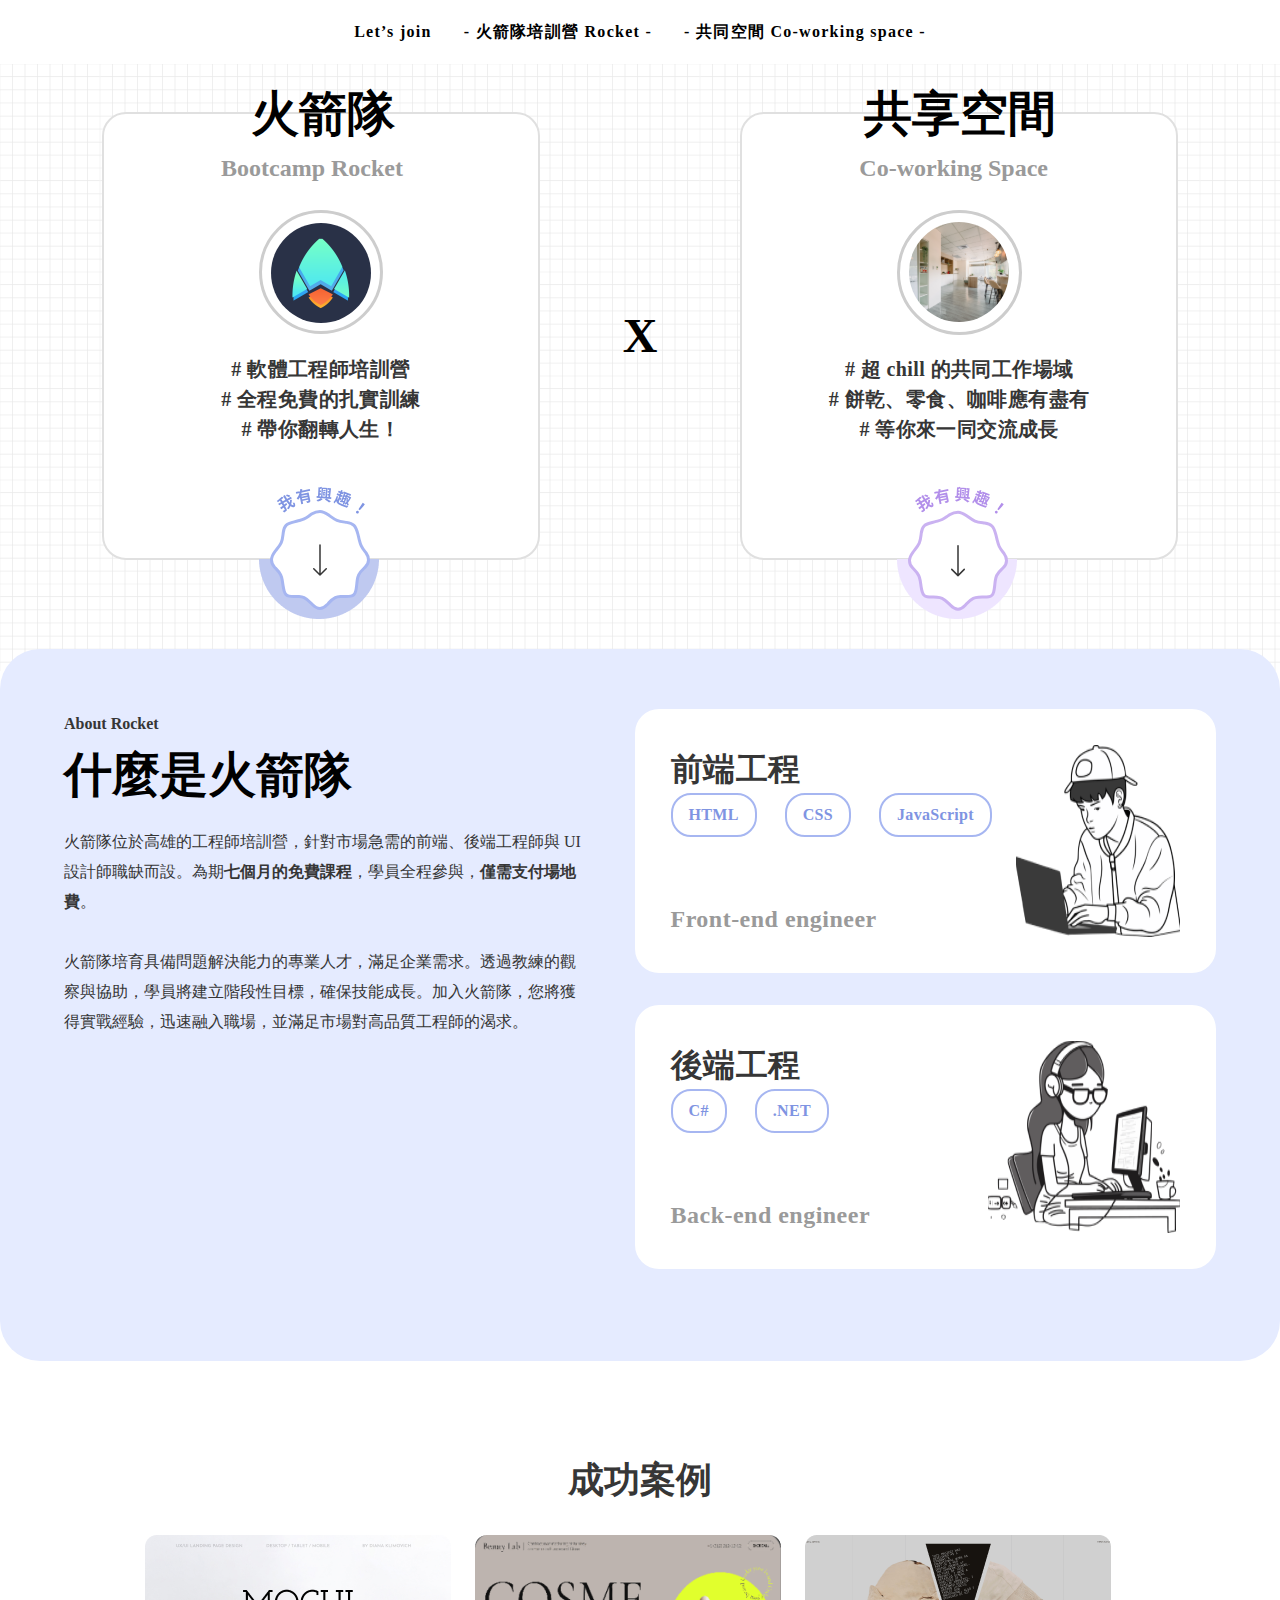
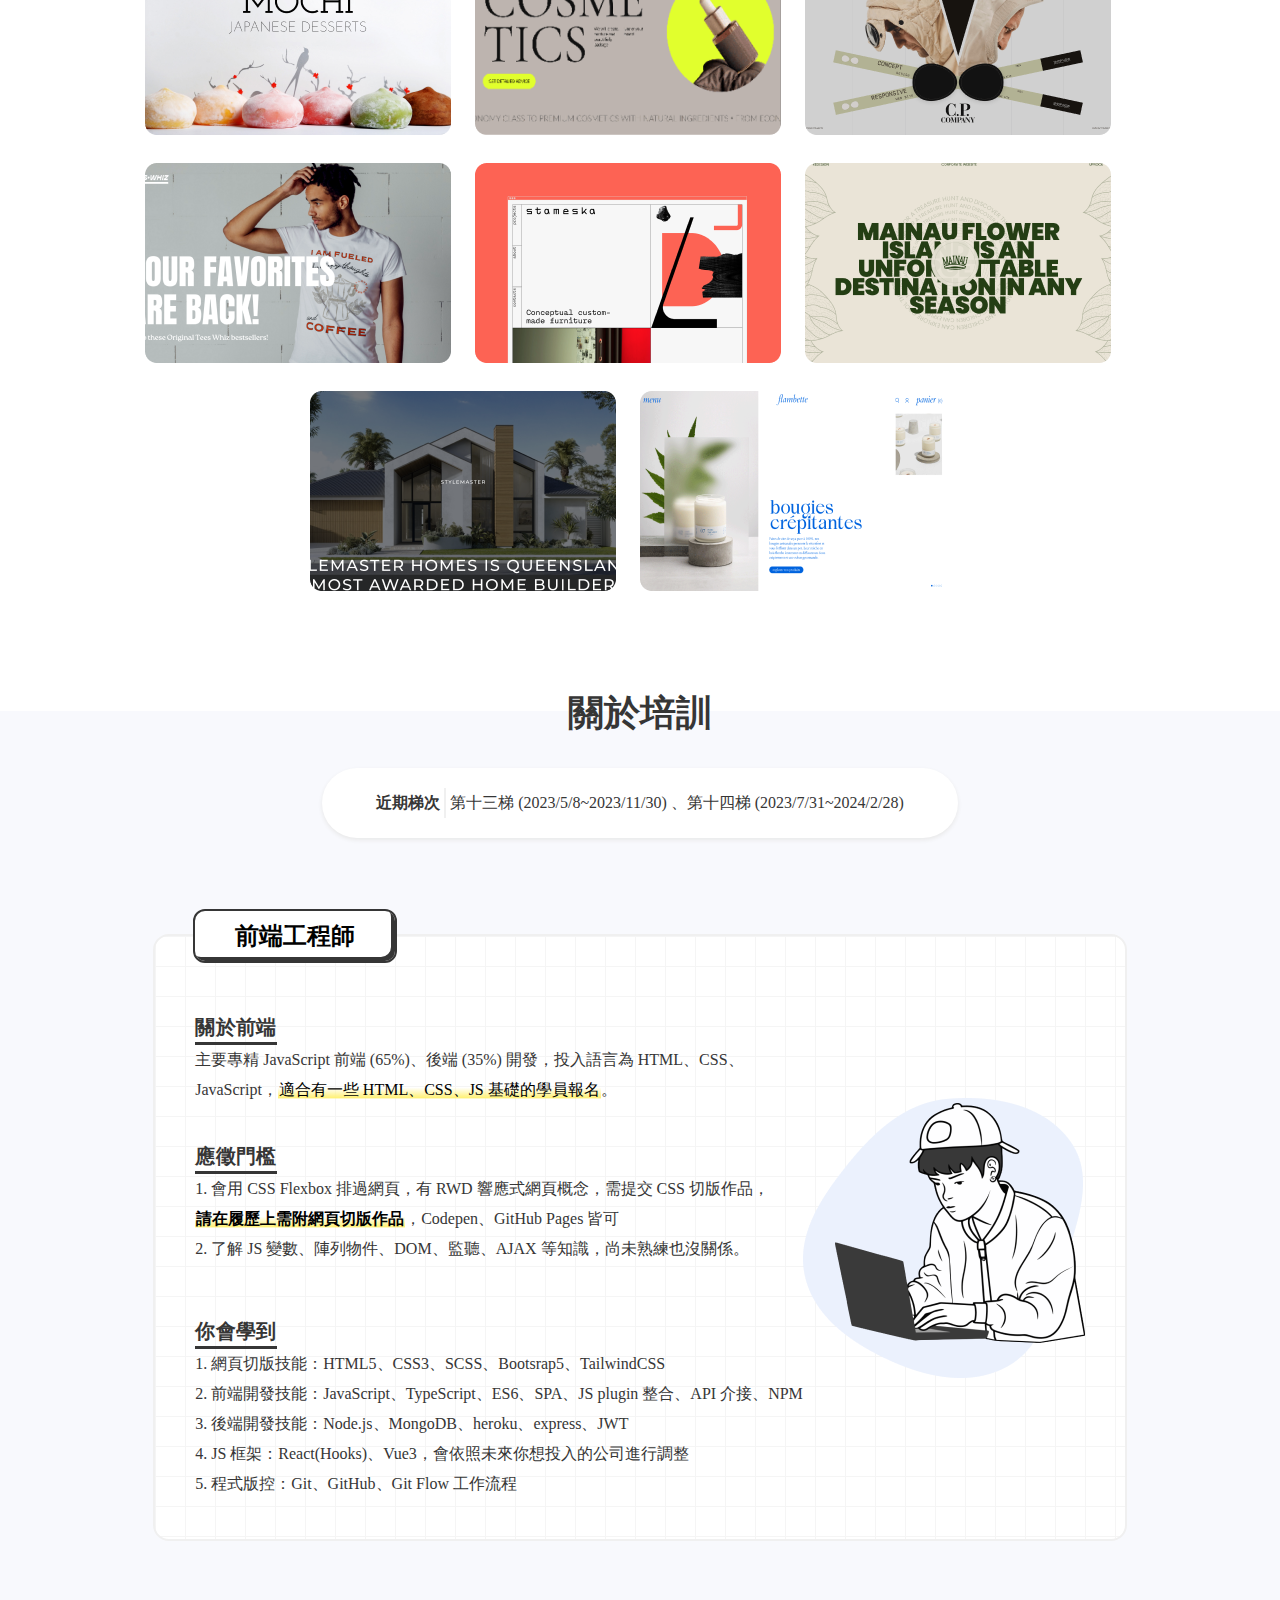
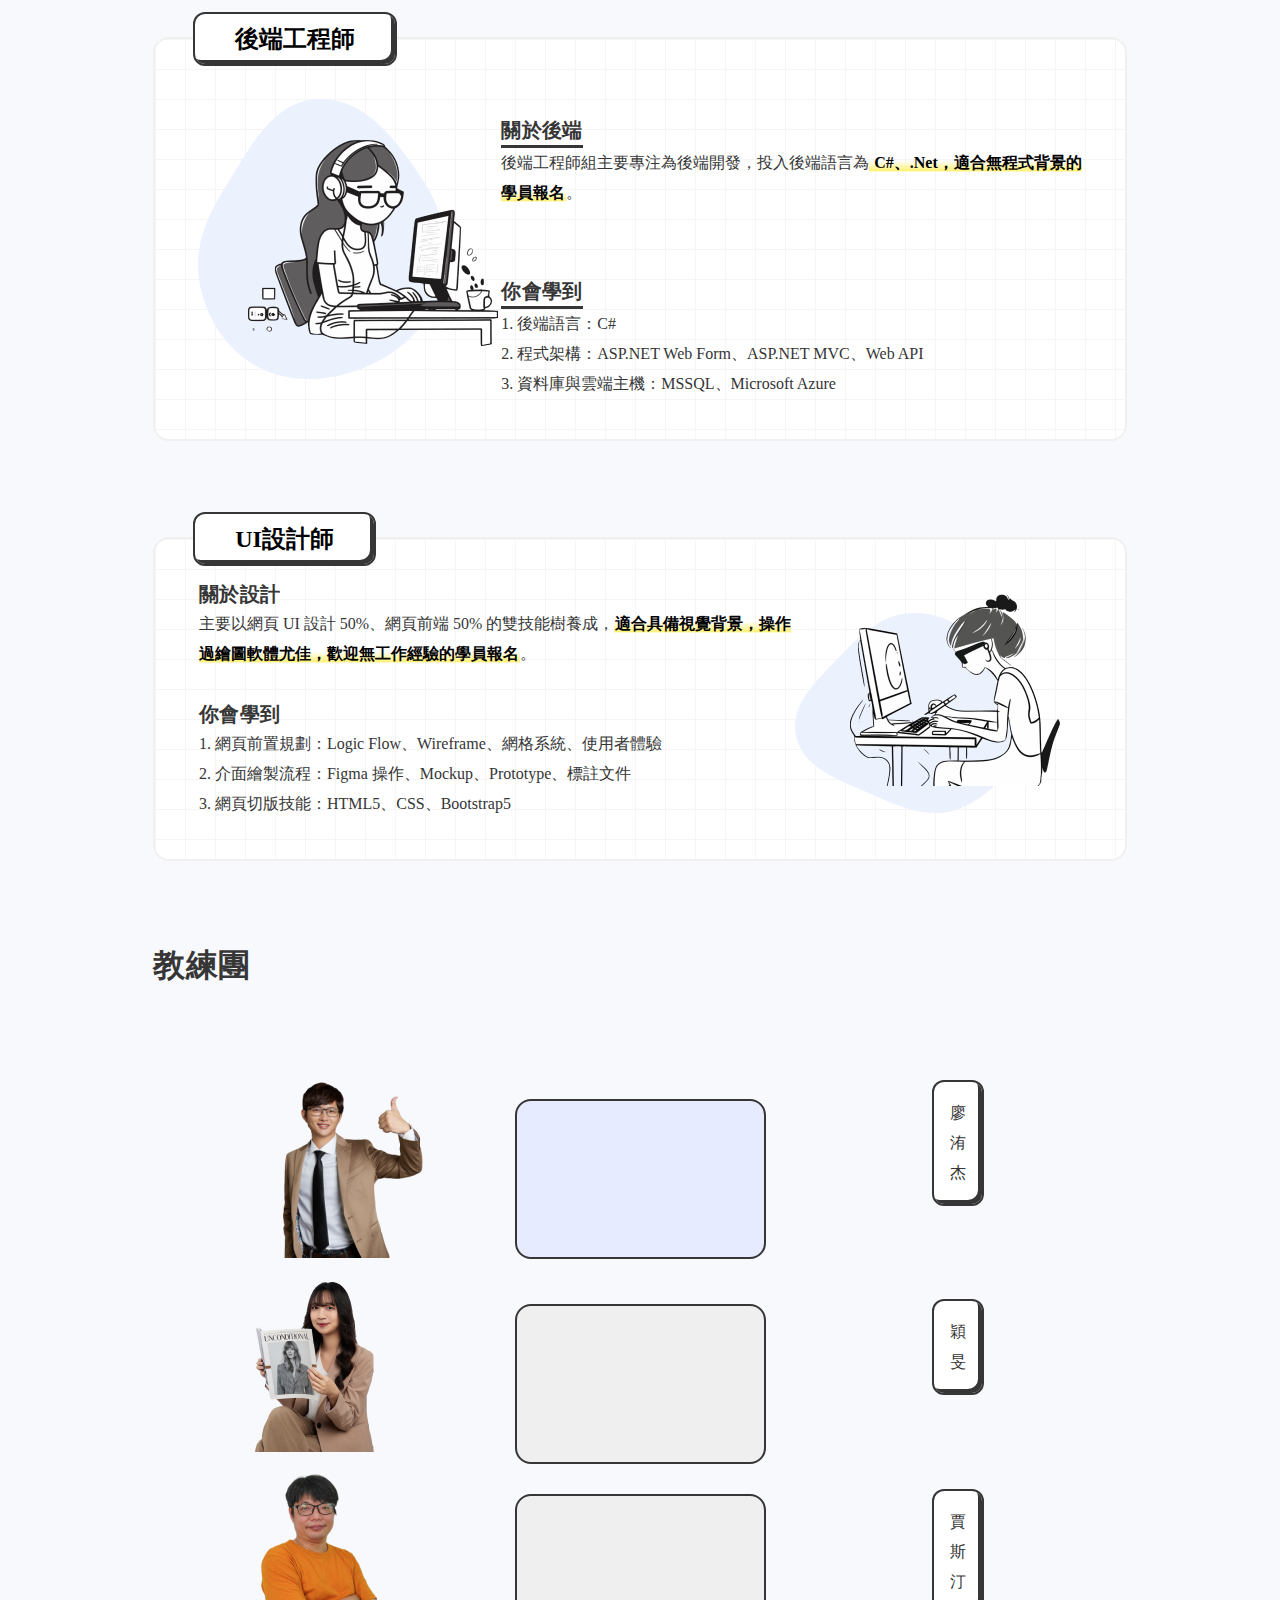
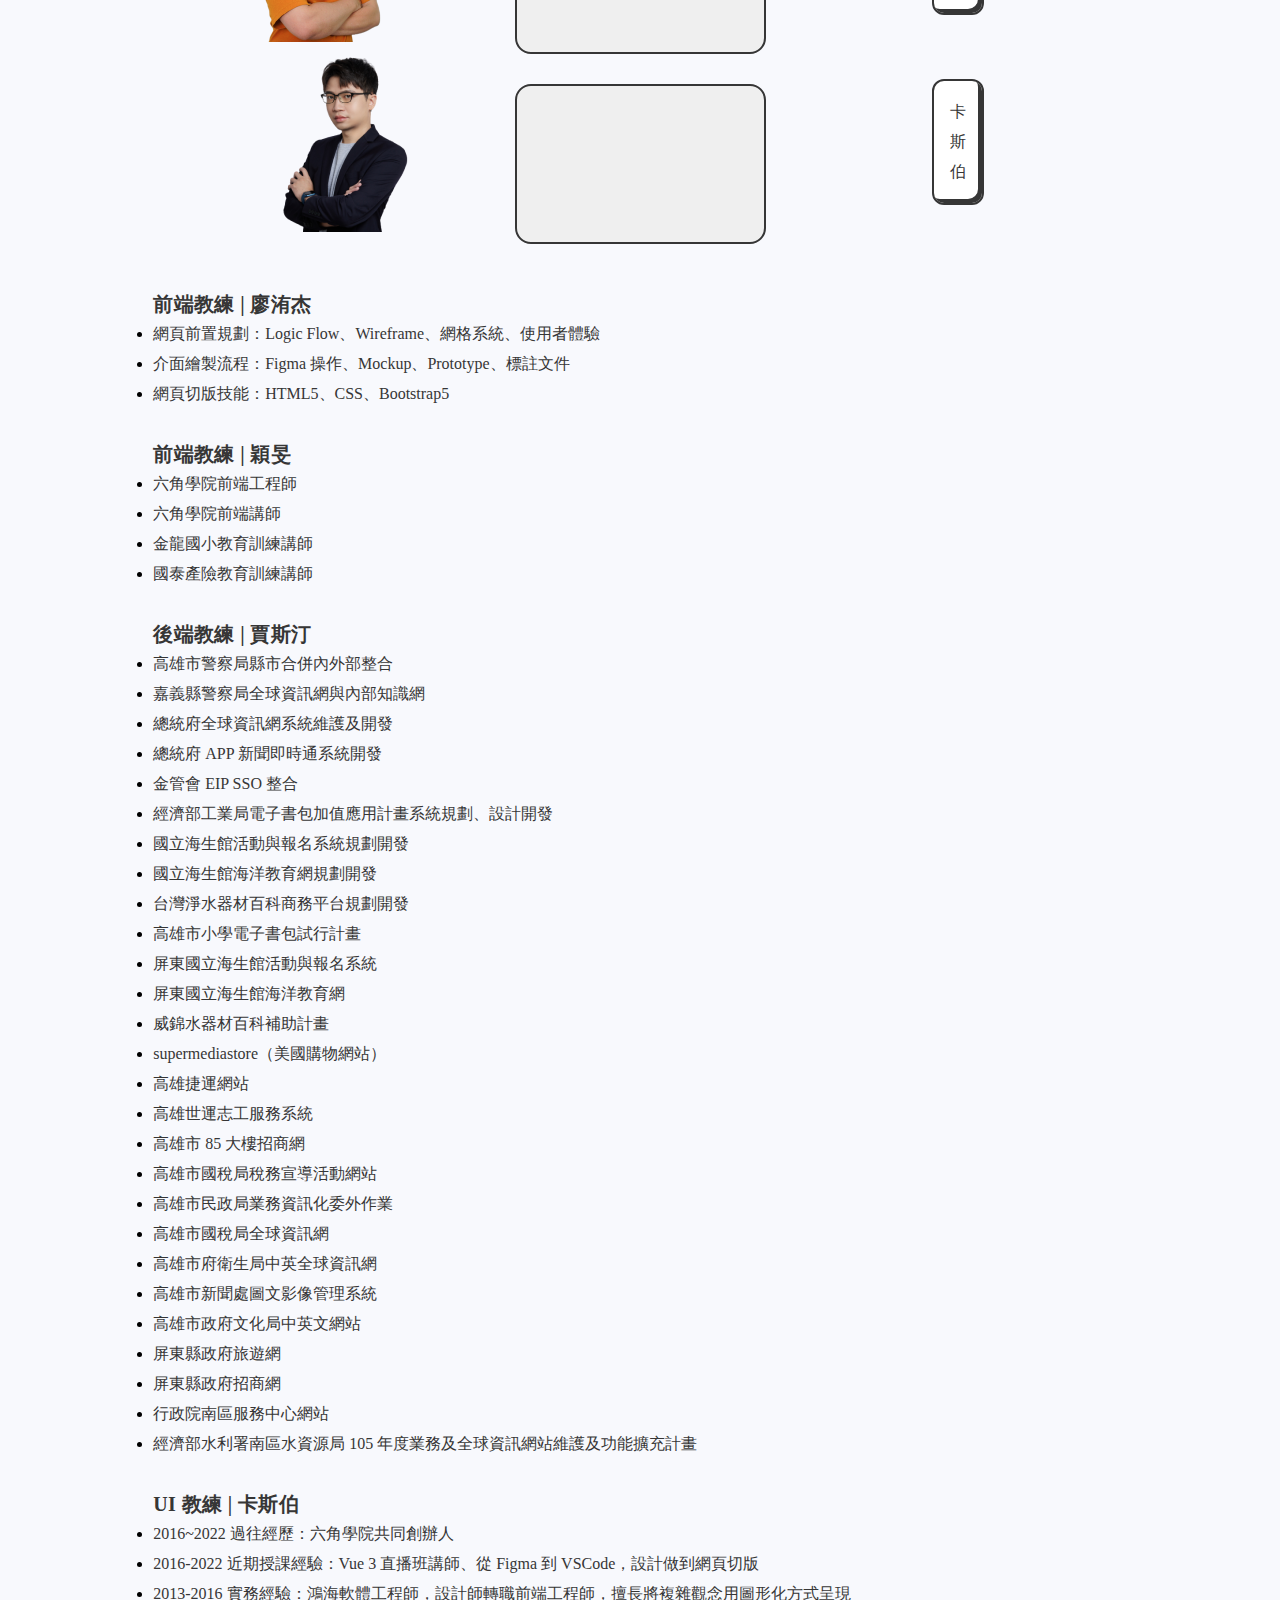
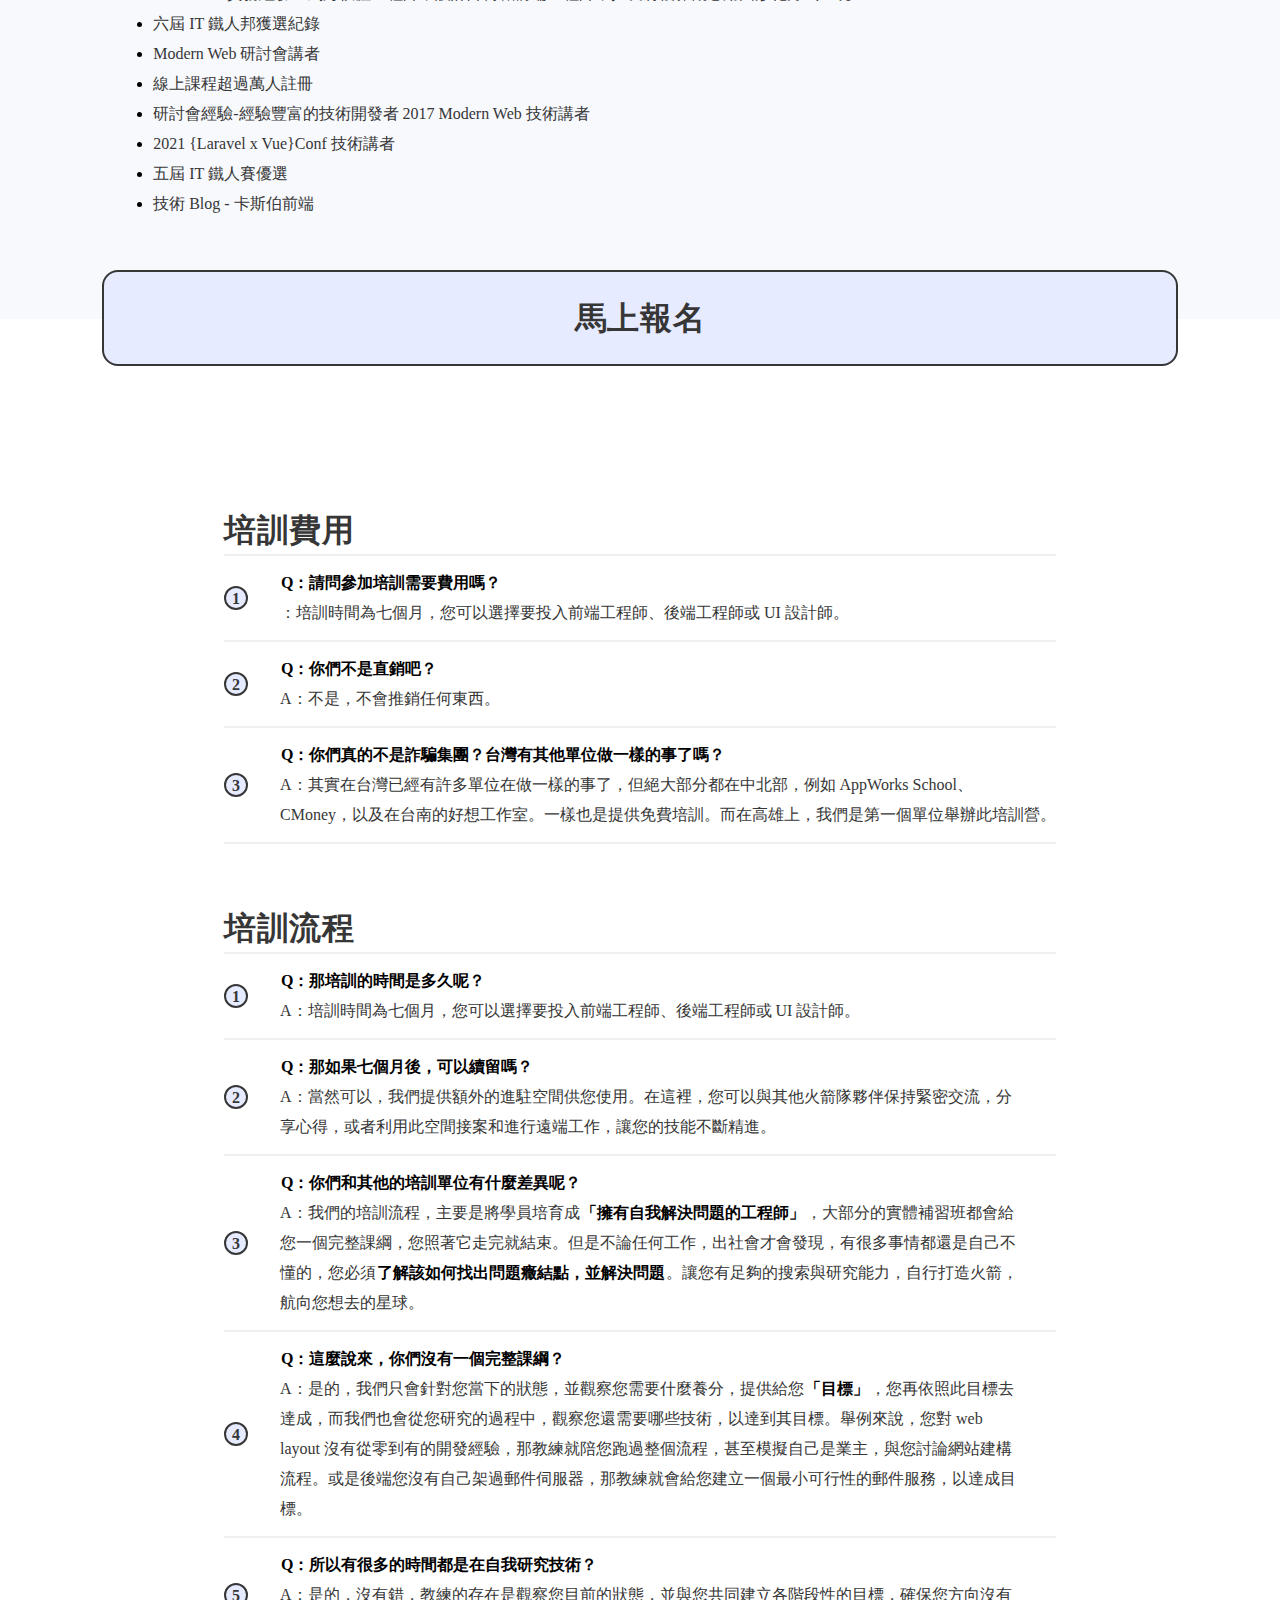
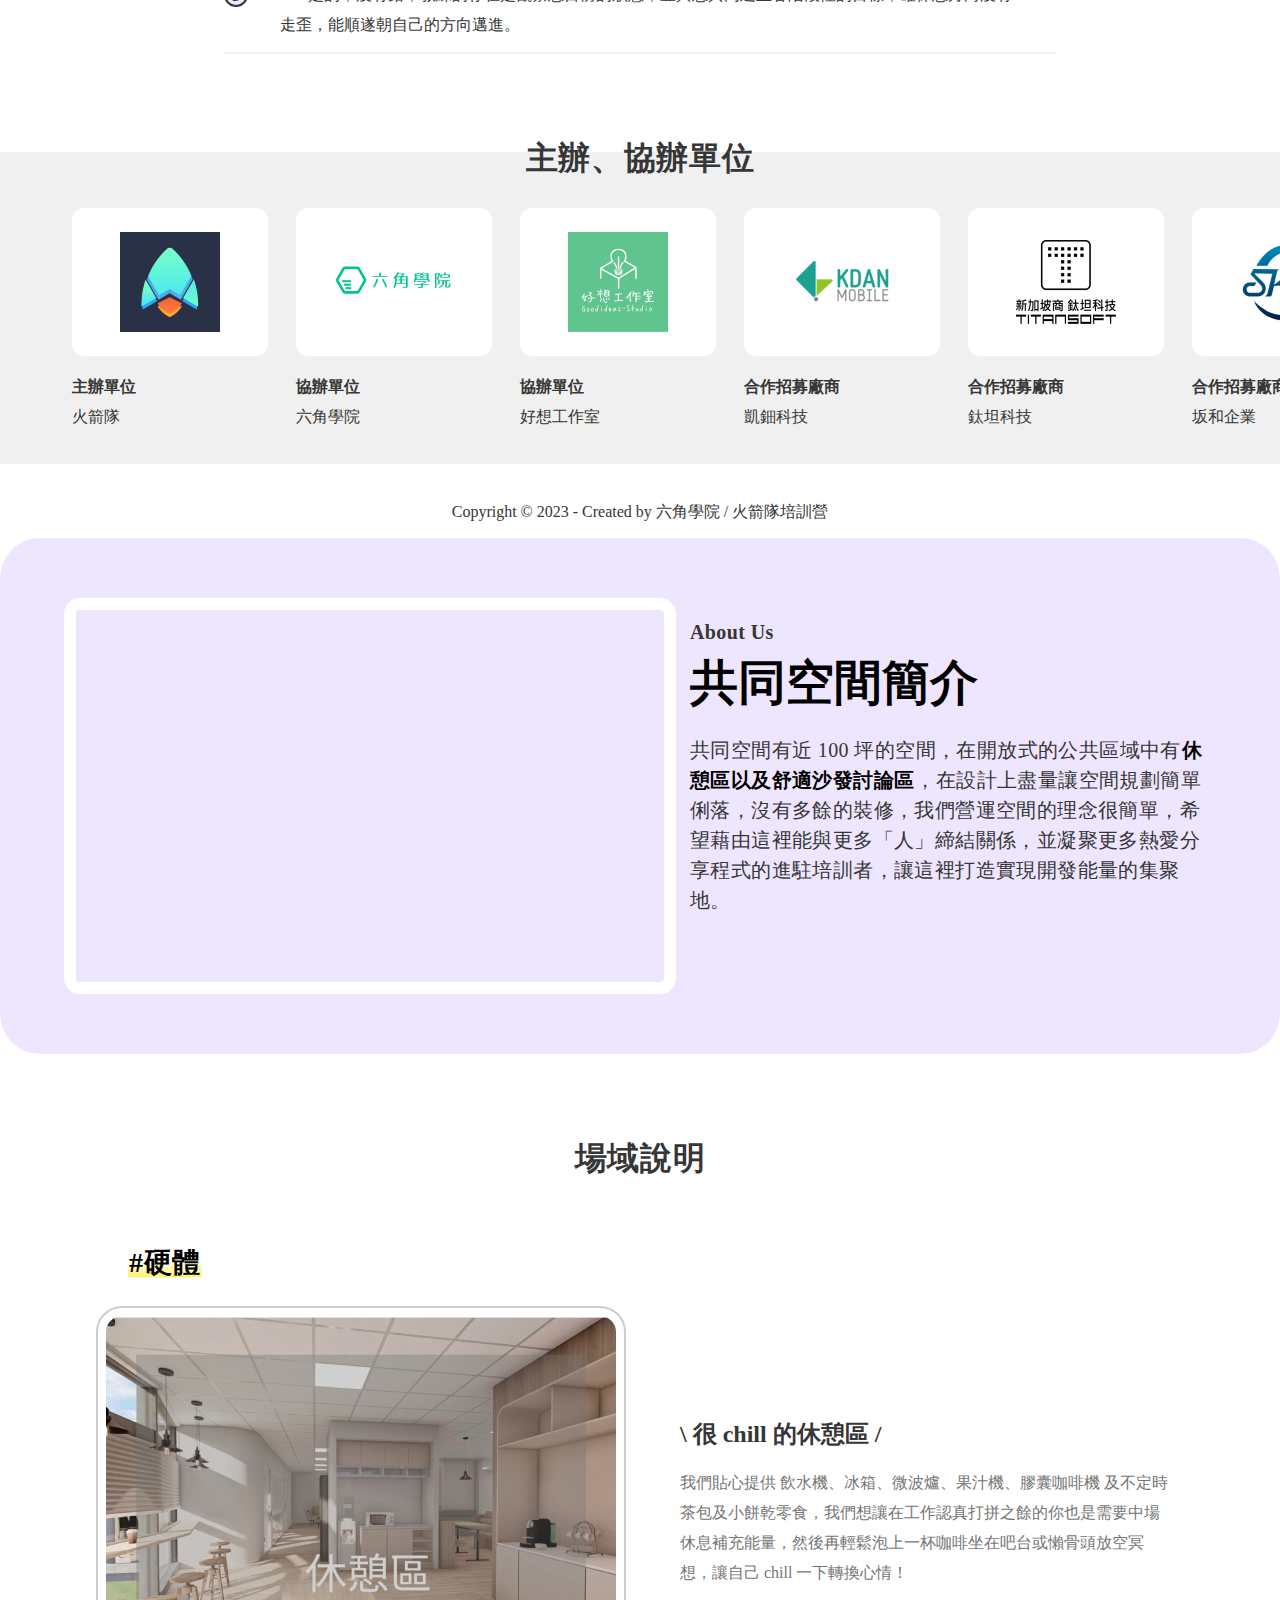
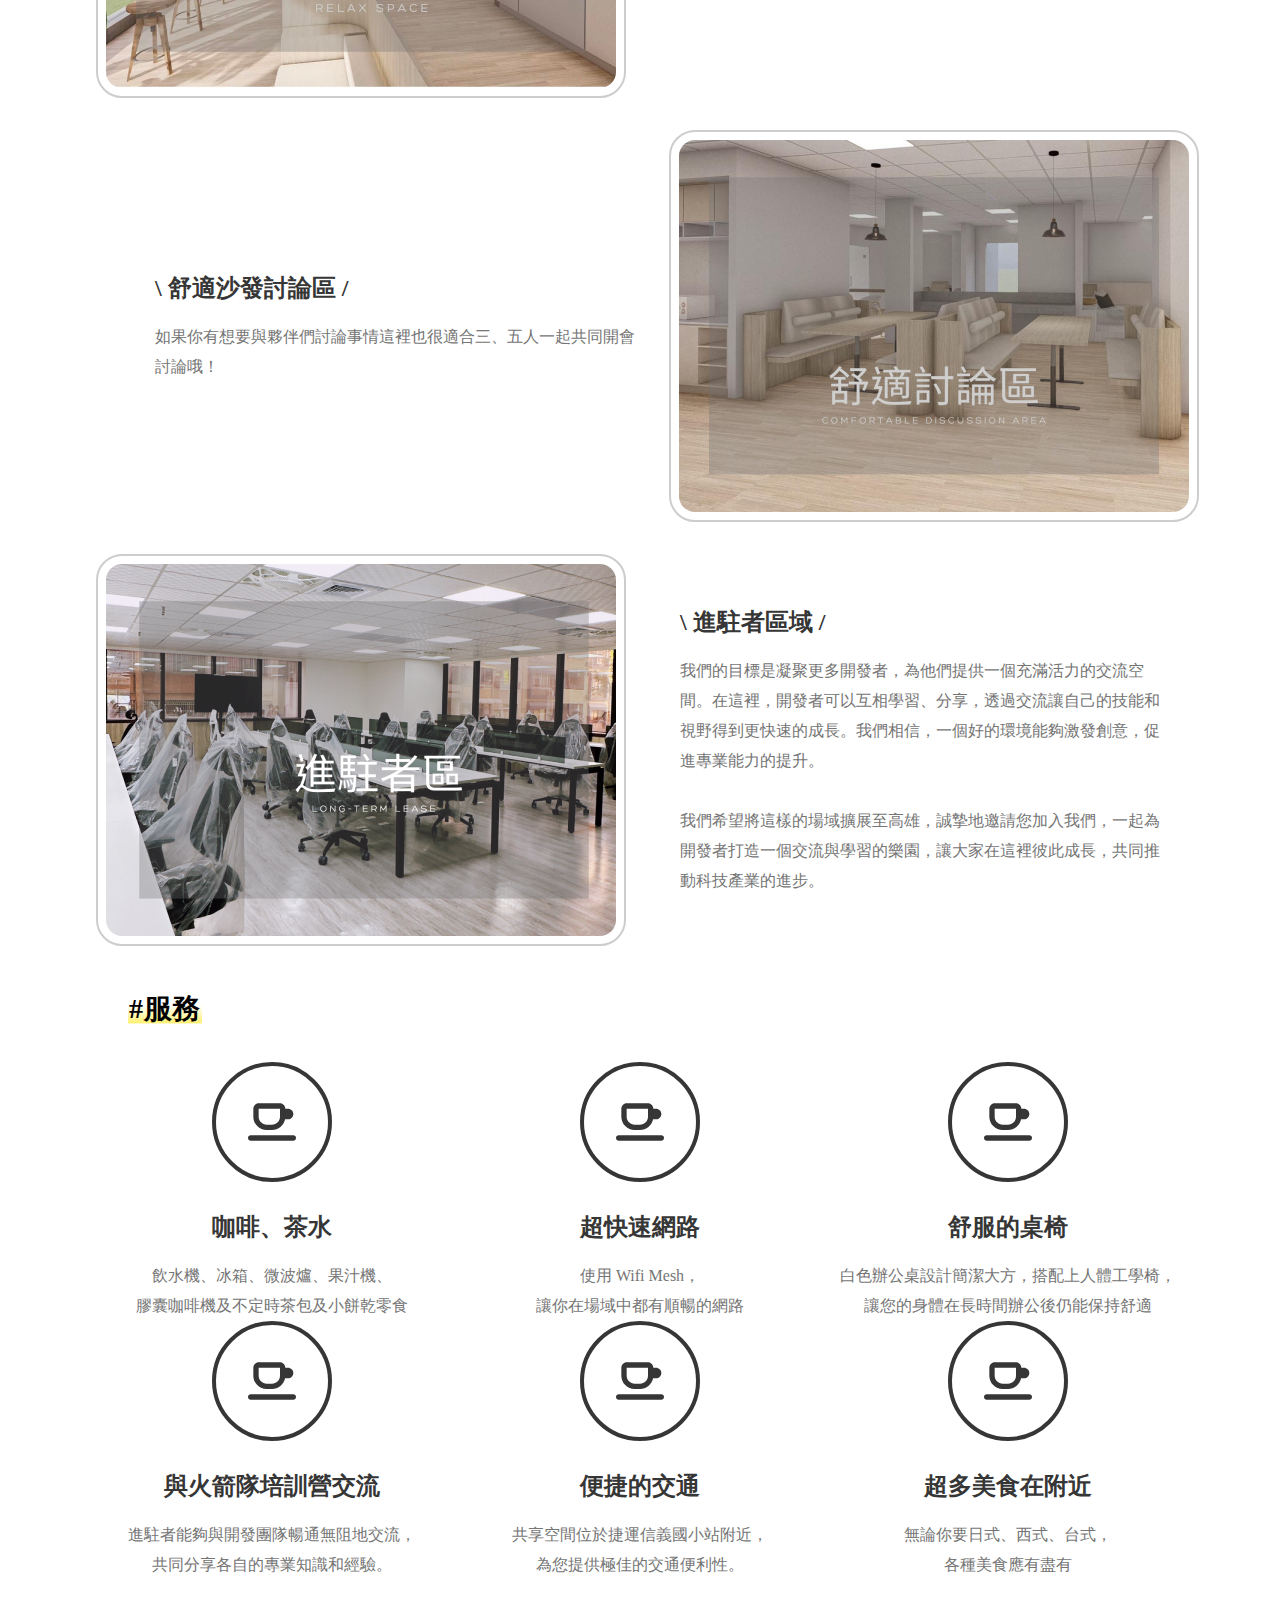
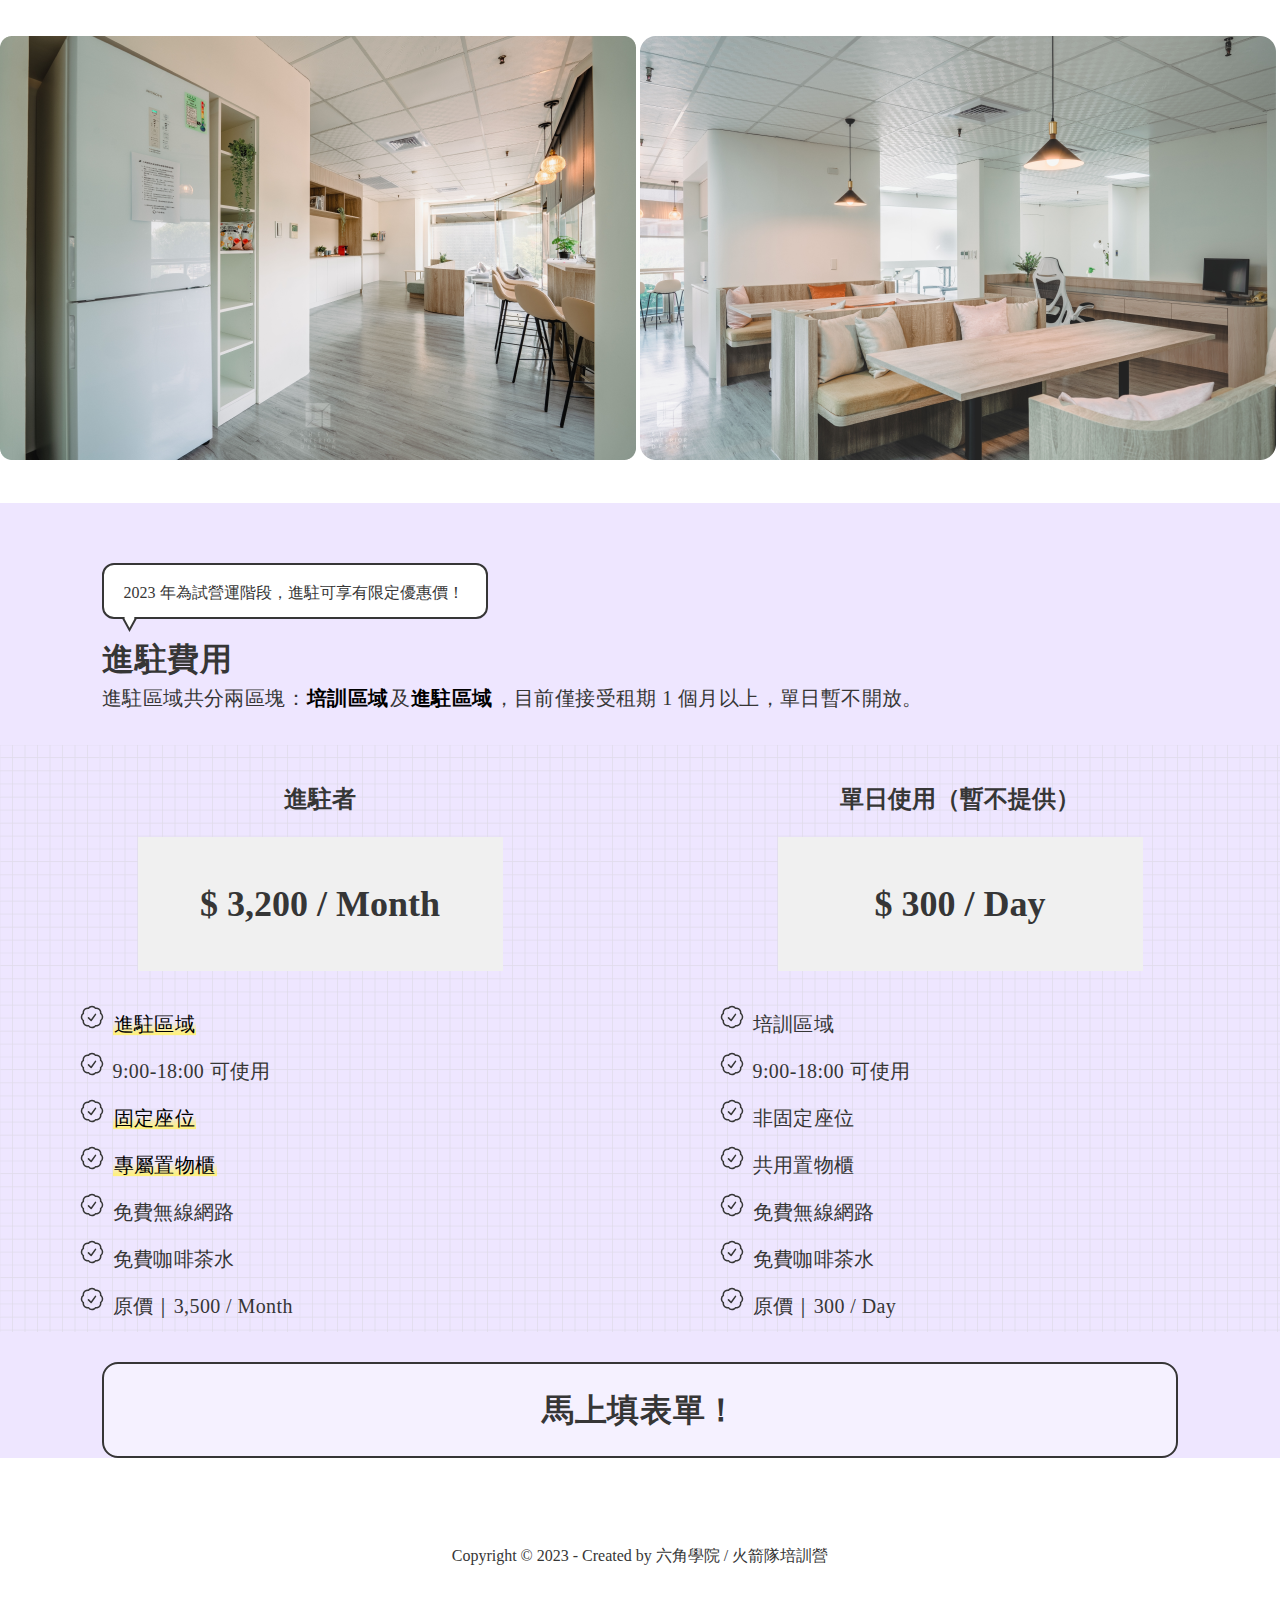
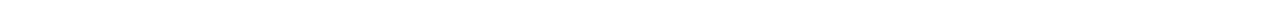
<file: indexall.html>
<!DOCTYPE html>
<html lang="en">

<head>
    <meta charset="UTF-8">
    <meta http-equiv="X-UA-Compatible" content="IE=edge">
    <meta name="viewport" content="width=device-width, initial-scale=1.0">
    <link href="https://cdn.jsdelivr.net/npm/bootstrap@5.1.1/dist/css/bootstrap.min.css" rel="stylesheet"
        integrity="sha384-F3w7mX95PdgyTmZZMECAngseQB83DfGTowi0iMjiWaeVhAn4FJkqJByhZMI3AhiU" crossorigin="anonymous">
    <script src="https://cdn.jsdelivr.net/npm/bootstrap@5.0.0/dist/js/bootstrap.bundle.min.js"
        integrity="sha384-p34f1UUtsS3wqzfto5wAAmdvj+osOnFyQFpp4Ua3gs/ZVWx6oOypYoCJhGGScy+8"
        crossorigin="anonymous"></script>
    <link rel="stylesheet" href="./style.css">

    <title>Boost</title>
</head>

<body>
    <div class="rocket">
        <div class="marqueebackground">
            <div class="marquee">
                <ul>
                    <li>Let’s join</li>
                    <li>- 火箭隊培訓營 Rocket -</li>
                    <li>- 共同空間 Co-working space -</li>
                </ul>

            </div>
        </div>
        <div class="bannerbackground">
            <div class="banner">
                <div class="container">
                    <div class="banner-left">
                        <a href="index.html"></a>
                        <h1>火箭隊</h1>
                        <span class="body1">Bootcamp Rocket</span>
                        <img class="rocketlogo" src="image/banner-logo-rocket-lg.svg" alt="">
                        <p class="body2"># 軟體工程師培訓營</p>
                        <p class="body2"># 全程免費的扎實訓練</p>
                        <p class="body2"># 帶你翻轉人生！</p>
                        <img class="halfmoonlogo" src="image/half.png" alt="">
                        <img class="interestinglogo" src="image/banner-btn-rocket-lg.svg" alt="">
                    </div>

                    <h1 class="x">X</h1>
                    <div class="banner-right">
                        <a href="index2.html"></a>
                        <h1>共享空間</h1>
                        <span class="body1">Co-working Space</span>
                        <img class="rocketlogo" src="image/banner-logo-coworking-lg.svg" alt="">
                        <p class="body2"># 超 chill 的共同工作場域</p>
                        <p class="body2"># 餅乾、零食、咖啡應有盡有</p>
                        <p class="body2"># 等你來一同交流成長</p>
                        <img class="halfmoonlogo" src="image/half2.png" alt="">
                        <img class="interestinglogo" src="image/banner-btn-coworking-lg.svg" alt="">
                    </div>
                </div>
            </div>

        </div>
        <div class="aboutrocketbackground">
            <div class="aboutrocket">
                <div class="word">
                    <p class="bolder">About Rocket</p>
                    <h1>什麼是火箭隊</h1>
                    <br>
                    <p class="narrative">
                        火箭隊位於高雄的工程師培訓營，針對市場急需的前端、後端工程師與 UI 設計師職缺而設。為期<span class="bolder">七個月的免費課程</span>，學員全程參與，<span
                            class="bolder">僅需支付場地費</span>。
                        <br>
                        <br>
                        火箭隊培育具備問題解決能力的專業人才，滿足企業需求。透過教練的觀察與協助，學員將建立階段性目標，確保技能成長。加入火箭隊，您將獲得實戰經驗，迅速融入職場，並滿足市場對高品質工程師的渴求。
                    </p>
                </div>
                <div class="cardbox scroll">
                    <div class="frontend">
                        <div class="cardtext">
                            <h3>前端工程</h3>
                            <div class="skillicon">HTML</div>
                            <div class="skillicon">CSS</div>
                            <div class="skillicon">JavaScript</div>
                            <p class="englishjobtitle">Front-end engineer</p>
                        </div>
                        <img src="image/about-rocket-frontend.png" alt="">
                    </div>
                    <div class="backend">
                        <div class="cardtext">
                            <h3>後端工程</h3>
                            <div class="skillicon">C#</div>
                            <div class="skillicon">.NET</div>
                            <p class="englishjobtitle">Back-end engineer</p>
                        </div>
                        <img src="image/about-rocket-backend.png" alt="">
                    </div>
                    <div class="uxui">
                        <div class="cardtext">
                            <h3>UX/UI設計</h3>
                            <div class="skillicon">Figma</div>
                            <div class="skillicon">HTML</div>
                            <div class="skillicon">CSS</div>
                            <p class="englishjobtitle">UI designer</p>
                        </div>
                        <img src="image/about-rocket-ui.png" alt="">
                    </div>
                </div>
            </div>
        </div>
        <div class="successcasebackground">
            <div class="successcase">
                <h2 class="title">成功案例</h2>
                <div class="caseimage">

                    <img src="image/case1.png" alt="">
                    <img src="image/case2.png" alt="">
                    <img src="image/case3.png" alt="">
                    <img src="image/case4.png" alt="">
                    <img src="image/case5.png" alt="">
                    <img src="image/case6.png" alt="">
                    <img src="image/case7.png" alt="">
                    <img src="image/case8.png" alt="">
                </div>
            </div>
        </div>
        <div class="abouttrainning">
            <div class="trainningdetail">
                <h2 class="title">關於培訓</h2>
                <div class="batch">
                    <p class="batchtitle">近期梯次&nbsp;</p>
                    <p>&nbsp;第十三梯&nbsp;(2023/5/8~2023/11/30) 、第十四梯&nbsp;(2023/7/31~2024/2/28)
                    </p>
                </div>
                <span class="jobtitle body1">前端工程師</span>
                <div class="frontend">
                    <div class="word">
                        <p class="smalltitle">
                            關於前端
                        </p>
                        <p>主要專精 JavaScript 前端 (65%)、後端 (35%) 開發，投入語言為 HTML、CSS、<br>
                            JavaScript，<mark class="yellow">適合有一些 HTML、CSS、JS 基礎的學員報名</mark>。
                        </p>

                        <p class="smalltitle">
                            應徵門檻
                        </p>
                        <p>1. 會用 CSS Flexbox 排過網頁，有 RWD 響應式網頁概念，需提交 CSS 切版作品，<br>
                            <mark class="yellow bolder">請在履歷上需附網頁切版作品</mark>，Codepen、GitHub Pages 皆可<br>
                            2. 了解 JS 變數、陣列物件、DOM、監聽、AJAX 等知識，尚未熟練也沒關係。
                        </p>
                        <br>
                        <p class="smalltitle">
                            你會學到
                        </p>
                        <ul>
                            <li>
                                <p>1. 網頁切版技能：HTML5、CSS3、SCSS、Bootsrap5、TailwindCSS</p>
                            </li>
                            <li>
                                <p>2. 前端開發技能：JavaScript、TypeScript、ES6、SPA、JS plugin 整合、API 介接、NPM</p>
                            </li>
                            <li>
                                <p>3. 後端開發技能：Node.js、MongoDB、heroku、express、JWT</p>
                            </li>
                            <li>
                                <p>4. JS 框架：React(Hooks)、Vue3，會依照未來你想投入的公司進行調整</p>
                            </li>
                            <li>
                                <p>5. 程式版控：Git、GitHub、Git Flow 工作流程</p>
                            </li>
                        </ul>
                    </div>
                    <img src="image/training-img-frontend-lg.png" alt="">

                </div>
                <span class="jobtitle body1">後端工程師</span>
                <div class="backend">
                    <img src="image/training-img-backend-lg.png" alt="">
                    <div class="word">
                        <p class="smalltitle">
                            關於後端
                        </p>
                        <p>後端工程師組主要專注為後端開發，投入後端語言為<mark class="yellow bolder"> C#、.Net，適合無程式背景的
                                <br>
                                學員報名</mark>。
                        </p>
                        <br>
                        <br>
                        <p class="smalltitle">
                            你會學到
                        </p>
                        <ul>
                            <li>
                                <p>1. 後端語言：C#</p>
                            </li>
                            <li>
                                <p>2. 程式架構：ASP.NET Web Form、ASP.NET MVC、Web API</p>
                            </li>
                            <li>
                                <p>3. 資料庫與雲端主機：MSSQL、Microsoft Azure</p>
                            </li>
                        </ul>
                    </div>


                </div>
                <span class="jobtitle body1">UI設計師</span>
                <div class="ui">
                    <div class="word">
                        <p class="body2">
                            關於設計
                        </p>
                        <p>
                            主要以網頁 UI 設計 50%、網頁前端 50% 的雙技能樹養成，<mark class="yellow bolder">適合具備視覺背景，操作<br>
                                過繪圖軟體尤佳，歡迎無工作經驗的學員報名</mark>。
                        </p>
                        <p class="body2">
                            <br>
                            你會學到
                        </p>
                        <ul>
                            <li>
                                <p>1. 網頁前置規劃：Logic Flow、Wireframe、網格系統、使用者體驗</p>
                            </li>
                            <li>
                                <p>2. 介面繪製流程：Figma 操作、Mockup、Prototype、標註文件</p>
                            </li>
                            <li>
                                <p>3. 網頁切版技能：HTML5、CSS、Bootstrap5</p>
                            </li>
                        </ul>
                    </div>
                    <img src="image/training-img-ui-lg.png" alt="">

                </div>
                <h3 class="coatchteam">教練團</h3>
                <div class="coatchteamframe">
                    <ul class="nav nav-pills mb-3" id="pills-tab" role="tablist">
                        <li class="nav-item" role="presentation">
                            <button class="nav-link active" id="pills-home-tab" data-bs-toggle="pill"
                                data-bs-target="#pills-home" type="button" role="tab" aria-controls="pills-home"
                                aria-selected="true"><img src="image/coach-weijie-lg.png" alt=""></button><p class="coatchtitle">廖<br>洧<br>杰</p>
                        </li>
                        <li class="nav-item" role="presentation">
                            <button class="nav-link" id="pills-profile-tab" data-bs-toggle="pill"
                                data-bs-target="#pills-profile" type="button" role="tab" aria-controls="pills-profile"
                                aria-selected="false"><img src="image/coach-yinmin-lg.png" alt=""></button><p class="coatchtitle">穎<br>旻</p>
                        </li>
                        <li class="nav-item" role="presentation">
                            <button class="nav-link" id="pills-contact-tab" data-bs-toggle="pill"
                                data-bs-target="#pills-contact" type="button" role="tab" aria-controls="pills-contact"
                                aria-selected="false"><img src="image/coach-justin-lg.png" alt=""></button><p class="coatchtitle">賈<br>斯<br>汀</p>
                        </li>
                        <li class="nav-item" role="presentation">
                            <button class="nav-link" id="pills-contact1-tab" data-bs-toggle="pill"
                                data-bs-target="#pills-contact1" type="button" role="tab" aria-controls="pills-contact1"
                                aria-selected="false"><img src="image/coach-casper-lg.png" alt=""></button><p class="coatchtitle">卡<br>斯<br>伯</p>
                        </li>
                    </ul>
                    <div class="tab-content" id="pills-tabContent">
                        <div class="tab-pane fade show active" id="pills-home" role="tabpanel"
                            aria-labelledby="pills-home-tab">
                            <p class="body2">
                                <br>
                                前端教練 | 廖洧杰
                            </p>
                            <ul>

                                <li type = "disc">
                                    <p>網頁前置規劃：Logic Flow、Wireframe、網格系統、使用者體驗</p>
                                </li>
                                <li type = "disc">
                                    <p>介面繪製流程：Figma 操作、Mockup、Prototype、標註文件</p>
                                </li>
                                <li type = "disc">
                                    <p>網頁切版技能：HTML5、CSS、Bootstrap5</p>
                                </li>
                            </ul>
                        </div>
                        <div class="tab-pane fade" id="pills-profile" role="tabpanel"
                            aria-labelledby="pills-profile-tab"><p class="body2">
                                <br>
                                前端教練 | 穎旻
                            </p>
                            <ul>

                                <li type = "disc">
                                    <p>六角學院前端工程師</p>
                                </li>
                                <li type = "disc">
                                    <p>六角學院前端講師</p>
                                </li>
                                <li type = "disc">
                                    <p>金龍國小教育訓練講師</p>
                                </li>
                                <li type = "disc">
                                    <p>國泰產險教育訓練講師</p>
                                </li>
                            </ul>
                        </div>
                        <div class="tab-pane fade" id="pills-contact" role="tabpanel"
                            aria-labelledby="pills-contact-tab"><p class="body2">
                                <br>
                                後端教練 | 賈斯汀
                            </p>
                            <ul>

                                <li type = "disc">
                                    <p>高雄市警察局縣市合併內外部整合</p>
                                </li>
                                <li type = "disc">
                                    <p>嘉義縣警察局全球資訊網與內部知識網</p>
                                </li>
                                <li type = "disc">
                                    <p>總統府全球資訊網系統維護及開發</p>
                                </li>
                                <li type = "disc">
                                    <p>總統府 APP 新聞即時通系統開發</p>
                                </li>
                                <li type = "disc">
                                    <p>金管會 EIP SSO 整合</p>
                                </li>
                                <li type = "disc">
                                    <p>經濟部工業局電子書包加值應用計畫系統規劃、設計開發</p>
                                </li>
                                <li type = "disc">
                                    <p>國立海生館活動與報名系統規劃開發</p>
                                </li>
                                <li type = "disc">
                                    <p>國立海生館海洋教育網規劃開發</p>
                                </li>
                                <li type = "disc">
                                    <p>台灣淨水器材百科商務平台規劃開發</p>
                                </li>
                                <li type = "disc">
                                    <p>高雄市小學電子書包試行計畫</p>
                                </li>
                                <li type = "disc">
                                    <p>屏東國立海生館活動與報名系統</p>
                                </li>
                                <li type = "disc">
                                    <p>屏東國立海生館海洋教育網</p>
                                </li>
                                <li type = "disc">
                                    <p>威錦水器材百科補助計畫</p>
                                </li>
                                <li type = "disc">
                                    <p>supermediastore（美國購物網站）</p>
                                </li>
                                <li type = "disc">
                                    <p>高雄捷運網站</p>
                                </li>
                                <li type = "disc">
                                    <p>高雄世運志工服務系統</p>
                                </li>
                                <li type = "disc">
                                    <p>高雄市 85 大樓招商網</p>
                                </li>
                                <li type = "disc">
                                    <p>高雄市國稅局稅務宣導活動網站</p>
                                </li>
                                <li type = "disc">
                                    <p>高雄市民政局業務資訊化委外作業</p>
                                </li>
                                <li type = "disc">
                                    <p>高雄市國稅局全球資訊網</p>
                                </li>
                                <li type = "disc">
                                    <p>高雄市府衛生局中英全球資訊網</p>
                                </li>
                                <li type = "disc">
                                    <p>高雄市新聞處圖文影像管理系統</p>
                                </li>
                                <li type = "disc">
                                    <p>高雄市政府文化局中英文網站</p>
                                </li>
                                <li type = "disc">
                                    <p>屏東縣政府旅遊網</p>
                                </li>
                                <li type = "disc">
                                    <p>屏東縣政府招商網</p>
                                </li>
                                <li type = "disc">
                                    <p>行政院南區服務中心網站</p>
                                </li>
                                <li type = "disc">
                                    <p>經濟部水利署南區水資源局 105 年度業務及全球資訊網站維護及功能擴充計畫</p>
                                </li>
                            </ul>
                        </div>
                        <div class="tab-pane fade" id="pills-contact1" role="tabpanel"
                            aria-labelledby="pills-contact-tab1"><p class="body2">
                                <br>
                                UI 教練 | 卡斯伯
                            </p>
                            <ul>

                                <li type = "disc">
                                    <p>2016~2022 過往經歷：六角學院共同創辦人</p>
                                </li>
                                <li type = "disc">
                                    <p>2016-2022 近期授課經驗：Vue 3 直播班講師、從 Figma 到 VSCode，設計做到網頁切版</p>
                                </li>
                                <li type = "disc">
                                    <p>2013-2016 實務經驗：鴻海軟體工程師，設計師轉職前端工程師，擅長將複雜觀念用圖形化方式呈現</p>
                                </li>
                                <li type = "disc">
                                    <p>六屆 IT 鐵人邦獲選紀錄</p>
                                </li>
                                <li type = "disc">
                                    <p>Modern Web 研討會講者</p>
                                </li>
                                <li type = "disc">
                                    <p>線上課程超過萬人註冊</p>
                                </li>
                                <li type = "disc">
                                    <p>研討會經驗-經驗豐富的技術開發者 2017 Modern Web 技術講者</p>
                                </li>
                                <li type = "disc">
                                    <p>2021 {Laravel x Vue}Conf 技術講者</p>
                                </li>
                                <li type = "disc">
                                    <p>五屆 IT 鐵人賽優選</p>
                                </li>
                                <li type = "disc">
                                    <p>技術 Blog - 卡斯伯前端</p>
                                </li>
                            </ul>
                        </div>
                    </div>
                </div>

            </div>

        </div>
        <div class="coachsignup">
            <h3><a>馬上報名</a></h3>
        </div>
        <div class="traininginstructions">

            <div class="intstructword custom-counter">
                <h3 class="instructionset">培訓費用</h3>
                <ul>
                    <li class="instructionset">
                        <p class="inline"><mark class="bolder">Q：請問參加培訓需要費用嗎？</mark><br>：培訓時間為七個月，您可以選擇要投入前端工程師、後端工程師或
                            UI
                            設計師。</p>
                    </li>
                    <li class="instructionset">
                        <p class="inline"><mark class="bolder">Q：你們不是直銷吧？</mark><br>A：不是，不會推銷任何東西。</p>
                    </li>
                    <li class="instructionset">
                        <p class="inline"><mark class="bolder">Q：你們真的不是詐騙集團？台灣有其他單位做一樣的事了嗎？</mark><br>
                            A：其實在台灣已經有許多單位在做一樣的事了，但絕大部分都在中北部，例如 AppWorks
                            School、<br>CMoney，以及在台南的好想工作室。一樣也是提供免費培訓。而在高雄上，我們是第一個單位舉辦此培訓營。</p>
                    </li>
                </ul>

                <h3 class="instructionset">培訓流程</h3>
                <ul>
                    <li class="instructionset">
                        <p class="inline"><mark class="bolder">Q：那培訓的時間是多久呢？</mark><br>A：培訓時間為七個月，您可以選擇要投入前端工程師、後端工程師或
                            UI
                            設計師。</p>
                    </li>
                    <li class="instructionset">
                        <p class="inline"><mark
                                class="bolder">Q：那如果七個月後，可以續留嗎？</mark><br>A：當然可以，我們提供額外的進駐空間供您使用。在這裡，您可以與其他火箭隊夥伴保持緊密交流，分<br>享心得，或者利用此空間接案和進行遠端工作，讓您的技能不斷精進。
                        </p>
                    </li>
                    <li class="instructionset">
                        <p class="inline"><mark class="bolder">Q：你們和其他的培訓單位有什麼差異呢？</mark><br>
                            A：我們的培訓流程，主要是將學員培育成<mark
                                class="bolder">「擁有自我解決問題的工程師」</mark>，大部分的實體補習班都會給<br>您一個完整課綱，您照著它走完就結束。但是不論任何工作，出社會才會發現，有很多事情都還是自己不<br>懂的，您必須<mark
                                class="bolder">了解該如何找出問題癥結點，並解決問題</mark>。讓您有足夠的搜索與研究能力，自行打造火箭，<br>航向您想去的星球。</p>
                    </li>
                    <li class="instructionset">
                        <p class="inline"><mark class="bolder">Q：這麼說來，你們沒有一個完整課綱？</mark><br>
                            A：是的，我們只會針對您當下的狀態，並觀察您需要什麼養分，提供給您<mark
                                class="bolder">「目標」</mark>，您再依照此目標去<br>達成，而我們也會從您研究的過程中，觀察您還需要哪些技術，以達到其目標。舉例來說，您對
                            web<br>
                            layout
                            沒有從零到有的開發經驗，那教練就陪您跑過整個流程，甚至模擬自己是業主，與您討論網站建構<br>流程。或是後端您沒有自己架過郵件伺服器，那教練就會給您建立一個最小可行性的郵件服務，以達成目<br>標。
                        </p>
                    </li>
                    <li class="instructionset">
                        <p class="inline"><mark class="bolder">Q：所以有很多的時間都是在自我研究技術？</mark><br>
                            A：是的，沒有錯，教練的存在是觀察您目前的狀態，並與您共同建立各階段性的目標，確保您方向沒有<br>走歪，能順遂朝自己的方向邁進。</p>
                    </li>
                </ul>
            </div>

        </div>

        <div class="proponent">
            <h3 class="title">主辦、協辦單位</h3>
        </div>

        <div class="proponentbackground">
            <div class="proponentcontainer scroll">
                <div class="companylogo">
                    <div class="logo"> <img src="image/organizer-rocket-lg.png" alt=""></div>
                    <p class="bolder text">主辦單位</p>
                    <p class="text">火箭隊</p>
                </div>
                <div class="companylogo">
                    <div class="logo"><img src="image/organizer-hexschool-lg.png" alt=""></div>
                    <p class="bolder text">協辦單位</p>
                    <p class="text">六角學院</p>
                </div>
                <div class="companylogo">
                    <div class="logo"><img src="image/organizer-goodidea-lg.png" alt=""></div>
                    <p class="bolder text">協辦單位</p>
                    <p class="text">好想工作室</p>
                </div>
                <div class="companylogo">
                    <div class="logo"><img src="image/organizer-kdan-lg.png" alt=""></div>
                    <p class="bolder text">合作招募廠商</p>
                    <p class="text">凱鈿科技</p>
                </div>
                <div class="companylogo">
                    <div class="logo"><img src="image/organizer-titan-lg.pg.png" alt=""></div>
                    <p class="bolder text">合作招募廠商</p>
                    <p class="text">鈦坦科技</p>
                </div>
                <div class="companylogo">
                    <div class="logo"><img src="image/organizer-skw-lg.png" alt=""></div>
                    <p class="bolder text">合作招募廠商</p>
                    <p class="text">坂和企業</p>
                </div>
                <div class="companylogo">
                    <div class="logo"><img src="image/organizer-wistron-lg.png" alt=""></div>
                    <p class="bolder text">合作招募廠商</p>
                    <p class="text">緯創資通</p>
                </div>
            </div>
        </div>
        <div class="copyright">
            <p>Copyright © 2023 - Created by 六角學院 / 火箭隊培訓營</p>
        </div>
    </div>
    <div class="aboutspacebackground">
        <div class="aboutspace">
            <iframe
                src="https://www.google.com/maps/embed?pb=!1m18!1m12!1m3!1d3682.6907689960603!2d120.30792991141797!3d22.628019879366555!2m3!1f0!2f0!3f0!3m2!1i1024!2i768!4f13.1!3m3!1m2!1s0x346e0491b7febacd%3A0x24542bac2726199b!2z5a-25oiQ5LiW57SA5aSn5qiT!5e0!3m2!1szh-TW!2stw!4v1684289844768!5m2!1szh-TW!2stw"
                width="612px" height="396px" style="border: 12px solid #ffffff;border-radius: 16px;" allowfullscreen=""
                loading="lazy" referrerpolicy="no-referrer-when-downgrade"></iframe>
            <div class="word">

                <p class="body2">About Us</p>
                <h1>共同空間簡介</h1>
                <br>
                <p class="body2 narrative" style="font-weight: 400;">
                    共同空間有近 100 坪的空間，在開放式的公共區域中有<mark
                        class="bolder">休憩區以及舒適沙發討論區</mark>，在設計上盡量讓空間規劃簡單俐落，沒有多餘的裝修，我們營運空間的理念很簡單，希望藉由這裡能與更多「人」締結關係，並凝聚更多熱愛分享程式的進駐培訓者，讓這裡打造實現開發能量的集聚地。
                </p>
            </div>
        </div>
    </div>
    <h3 style="text-align: center;margin-top: 80px;margin-bottom: 60px;">
        場域說明
    </h3>
    <div class="spaceinstructbackground">
        <div class="spaceinstruct">
            <div class="spaceservicetitle">
                <h4><mark class="yellow">#硬體</mark></h4>
            </div>
            <div class="items">
                <img src="image/instruction-rest-lg.png" alt=""
                    style="outline: 2px solid #CDCDCD;border-radius: 16px;outline-offset: 8px;">
                <div class="word">
                    <p class="body1">\ 很 chill 的休憩區 /</p><br>
                    <p class="narrative" style="font-weight: 400; color: #757575; ">
                        我們貼心提供 飲水機、冰箱、微波爐、果汁機、膠囊咖啡機 及不定時茶包及小餅乾零食，我們想讓在工作認真打拼之餘的你也是需要中場休息補充能量，然後再輕鬆泡上一杯咖啡坐在吧台或懶骨頭放空冥想，讓自己
                        chill 一下轉換心情！
                    </p>
                </div>
            </div>
            <div class="items">
                <div class="word" style="margin-right:44px;">
                    <p class="body1"> \ 舒適沙發討論區 /</p><br>
                    <p class="narrative" style="font-weight: 400; color: #757575; ">
                        如果你有想要與夥伴們討論事情這裡也很適合三、五人一起共同開會<br>討論哦！
                    </p>
                </div>
                <img src="image/instruction-discuss-lg.png" alt=""
                    style="outline: 2px solid #CDCDCD;border-radius: 16px;outline-offset: 8px;">
            </div>

            <div class="items">
                <img src="image/instruction-freelancer-lg.png" alt=""
                    style="outline: 2px solid #CDCDCD;border-radius: 16px;outline-offset: 8px;"">
                <div class=" word">
                <p class="body1">\ 進駐者區域 /</p><br>
                <p class="narrative" style="font-weight: 400; color: #757575; ">
                    我們的目標是凝聚更多開發者，為他們提供一個充滿活力的交流空間。在這裡，開發者可以互相學習、分享，透過交流讓自己的技能和視野得到更快速的成長。我們相信，一個好的環境能夠激發創意，促進專業能力的提升。<br>
                    <br>
                    我們希望將這樣的場域擴展至高雄，誠摯地邀請您加入我們，一起為開發者打造一個交流與學習的樂園，讓大家在這裡彼此成長，共同推動科技產業的進步。
                </p>
            </div>

        </div>
        <div class="spaceservicetitle">
            <h4><mark class="yellow">#服務</mark></h4>
        </div>
        <div class="sirvicebackground">


            <div class="service">

                <div class="servicelogo">
                    <img src="image/ic-coffee-lg.svg" alt="">
                    <p class="body1">咖啡、茶水</p><br>
                    <p class="narrative" style="font-weight: 400; color: #757575; ">
                        飲水機、冰箱、微波爐、果汁機、<br>膠囊咖啡機及不定時茶包及小餅乾零食
                    </p>
                </div>
                <div class="servicelogo">
                    <img src="image/ic-coffee-lg.svg" alt="">
                    <p class="body1">超快速網路</p><br>
                    <p class="narrative" style="font-weight: 400; color: #757575; ">
                        使用 Wifi Mesh，<br>讓你在場域中都有順暢的網路
                    </p>
                </div>
                <div class="servicelogo">
                    <img src="image/ic-coffee-lg.svg" alt="">
                    <p class="body1">舒服的桌椅</p><br>
                    <p class="narrative" style="font-weight: 400; color: #757575; ">
                        白色辦公桌設計簡潔大方，搭配上人體工學椅，<br>讓您的身體在長時間辦公後仍能保持舒適
                    </p>
                </div>
                <div class="servicelogo">
                    <img src="image/ic-coffee-lg.svg" alt="">
                    <p class="body1">與火箭隊培訓營交流</p><br>
                    <p class="narrative" style="font-weight: 400; color: #757575; ">
                        進駐者能夠與開發團隊暢通無阻地交流，<br>共同分享各自的專業知識和經驗。
                    </p>
                </div>
                <div class="servicelogo">
                    <img src="image/ic-coffee-lg.svg" alt="">
                    <p class="body1">便捷的交通</p><br>
                    <p class="narrative" style="font-weight: 400; color: #757575; ">
                        共享空間位於捷運信義國小站附近，<br>為您提供極佳的交通便利性。
                    </p>
                </div>
                <div class="servicelogo">
                    <img src="image/ic-coffee-lg.svg" alt="">
                    <p class="body1">超多美食在附近</p><br>
                    <p class="narrative" style="font-weight: 400; color: #757575; ">
                        無論你要日式、西式、台式，<br>各種美食應有盡有
                    </p>
                </div>
            </div>
        </div>
        <div class="spacephotobackground">

            <div class="spacephotocontainer scroll">
                <img src="image/carousel1-lg.png" alt="">
                <img src="image/carousel2-lg.png" alt="">
                <img src="image/carousel3-lg.png" alt="">
                <img src="image/carousel4-lg.png" alt="">
                <img src="image/carousel5-lg.png" alt="">
                <img src="image/carousel6-lg.png" alt="">
                <img src="image/carousel7-lg.png" alt="">
                <img src="image/carousel8-lg.png" alt="">

            </div>
        </div>
        <div class="stationedbackground">
            <div class="stationedtitle">
                <div class="promotion">
                    <img src="image/promotion-lg.svg" alt="">
                    <p class="promotiontext">2023 年為試營運階段，進駐可享有限定優惠價！</p>
                </div>
                <h3>進駐費用</h3>
                <p class="body2" style="font-weight: 400;">進駐區域共分兩區塊：<mark class="bolder">培訓區域</mark>及<mark
                        class="bolder">進駐區域</mark>，目前僅接受租期 1 個月以上，單日暫不開放。</p>
            </div>

            <div class="bannerbox">
                <div class="banner">
                    <div class="body1" style="color: #363636;"">進駐者</div>
                    <h2 class=" stationedprice"">$ 3,200 / Month</h2>
                        <div class=" stationitem" style="color: #363636;"">
                        <ul style=" list-style-image:url(image/ic-check-lg.svg)">
                            <li><mark class="yellow">進駐區域</mark></li>
                            <li>9:00-18:00 可使用</li>
                            <li><mark class="yellow">固定座位</mark></li>
                            <li><mark class="yellow">專屬置物櫃</mark></li>
                            <li>免費無線網路</li>
                            <li>免費咖啡茶水</li>
                            <li>原價｜3,500 / Month</li>
                            </ul>
                        </div>
                    </div>
                    <div class="banner" style="margin-right: 0px">
                        <div class="body1" style="color: #363636; ">單日使用（暫不提供）</div>
                        <h2 class=" stationedprice"">$ 300 / Day</h2>
                            <div class=" stationitem" style="color: #363636;"">
                            <ul style=" list-style-image:url(image/ic-check-lg.svg)">
                            <li>培訓區域</li>
                            <li>9:00-18:00 可使用</li>
                            <li>非固定座位</li>
                            <li>共用置物櫃</li>
                            <li>免費無線網路</li>
                            <li>免費咖啡茶水</li>
                            <li>原價｜300 / Day</li>
                            </ul>
                    </div>
                </div>
            </div>
            <div class="signup">
                <h3><a>馬上填表單！</a></h3>
            </div>
        </div>

    </div>


    </div>
    <div class="copyright">
        <p>Copyright © 2023 - Created by 六角學院 / 火箭隊培訓營</p>
    </div>







</body>



</html>
</file>
<file: style.css>
/* http://meyerweb.com/eric/tools/css/reset/ 
   v2.0 | 20110126
   License: none (public domain)
*/

html,
body,
div,
span,
applet,
object,
iframe,
h1,
h2,
h3,
h4,
h5,
h6,
p,
blockquote,
pre,
a,
abbr,
acronym,
address,
big,
cite,
code,
del,
dfn,
em,
img,
ins,
kbd,
q,
s,
samp,
small,
strike,
strong,
sub,
sup,
tt,
var,
b,
u,
i,
center,
dl,
dt,
dd,
ol,
ul,
li,
fieldset,
form,
label,
legend,
table,
caption,
tbody,
tfoot,
thead,
tr,
th,
td,
article,
aside,
canvas,
details,
embed,
figure,
figcaption,
footer,
header,
hgroup,
menu,
nav,
output,
ruby,
section,
summary,
time,
mark,
audio,
video {
	margin: 0;
	padding: 0;
	border: 0;
	font-size: 100%;
	font: inherit;
	vertical-align: baseline;

}

/* HTML5 display-role reset for older browsers */
article,
aside,
details,
figcaption,
figure,
footer,
header,
hgroup,
menu,
nav,
section {
	display: block;
}

body {
	line-height: 1;
}

ol,
ul {
	list-style: none;
}

blockquote,
q {
	quotes: none;
}

blockquote:before,
blockquote:after,
q:before,
q:after {
	content: '';
	content: none;
}

table {
	border-collapse: collapse;
	border-spacing: 0;
}

/*全區域Border-box */
*,
*::before,
*::after {
	box-sizing: border-box;
}

/*設定圖片響應式*/
img {
	max-width: 100%;
	/*設定最大寬度 響應式*/
	height: auto;

}

h1 {
	font-size: 48px;
	font-family: custom-sans-serif;
	font-weight: 700;
	line-height: 72px;
	letter-spacing: 2%;
}

h2 {
	font-size: 36px;
	font-family: custom-sans-serif;
	font-weight: 700;
	line-height: 54px;
	letter-spacing: 2%;
	color: #363636;

}


h3 {
	font-weight: 700;
	font-size: 32px;
	line-height: 150%;
	font-family: custom-sans-serif;
	letter-spacing: 0.02em;
	color: #363636;

}

h4 {
	font-family: custom-sans-serif;
	font-weight: 700;
	font-size: 28px;
	line-height: 150%;
	/* identical to box height, or 42px */
	letter-spacing: 0.02em;

	/* Neutral/Nuetral 700 */

	color: #363636;
}

p {
	font-size: 16px;
	font-weight: 400;
	font-family: custom-sans-serif;
	line-height: 30px;
	letter-spacing: 2%;
	color: #363636;
	margin-bottom: 0px;
}

mark {
	background: #00000000;
	padding: 2px 1px;
}

.mark {
	background: #00000000;
}

a {
	text-decoration: none;
	color: #363636;

}

a:hover {
	text-decoration: none;
	color: #363636;
}



.bolder {
	font-weight: bolder;
}

.body1 {
	font-size: 24px;
	font-weight: 700;
	font-family: custom-sans-serif;
	line-height: 36px;
	letter-spacing: 2%;

}

.body2 {
	font-family: custom-sans-serif;

	font-weight: 700;
	font-size: 20px;
	line-height: 150%;
	text-align: start;
	letter-spacing: 0.02em;
	color: #363636;

}


.marqueebackground {
	display: flex;
	justify-content: center;
}

.marquee ul {
	max-width: 1440px;
	display: flex;
	padding-top: 8px;
	padding-bottom: 8px;
}

.marquee li {
	font-family: custom-sans-serif;
	font-style: normal;
	font-weight: 700;
	font-size: 16px;
	line-height: 150%;
	letter-spacing: 0.08em;
	padding-left: 16px;
	padding-right: 16px;
	padding-top: 12px;
	padding-bottom: 12px;
}


@font-face

/*設定中文字體*/
	{
	font-family: custom-sans-serif;
	src: local("Noto Sans TC");
	unicode-range: U+4E00-9FFF;
}

@font-face

/*設定英文字體*/
	{
	font-family: custom-sans-serif;
	src: local("Josefin Sans");
	unicode-range: U+00-024F;


}

mark.yellow {
	background: linear-gradient(transparent 40%, rgba(255, 255, 255, 0) 40%, #FFF176 90%, transparent 95%);
	padding: 2px 1px;
}

.bannerbackground {
	display: flex;
	justify-content: center;
}

.banner {

	width: 1440px;
	max-height: 757px;
	background-image: url(image/banner-bg.png);
}


.banner .container {
	margin: 0 auto;
	display: flex;
	justify-content: center;
	align-items: center;
	max-width: 1076px;
	height: 543px;
	margin-bottom: 5%;
	

}

.banner .container .banner-left {
	width: 440px;
	height: 448px;
	border: 2px solid #E0E0E0;
	border-radius: 24px;
	background: #FFFFFF;
	position: relative;
	transition: top 1s ease;
    top: 0;
	

}

.title-logo
{
	display: flex;
	flex-wrap: wrap;
	text-align: left;
	align-items: center;
}

.banner .container .bannerup-m {
	width: 294px;
	height: 134px;
	margin-top: 20%;
	border: 2px solid #E0E0E0;
	border-radius: 24px;
	background: #FFFFFF;
	position: relative;
	display: none;
	margin-top: 5%;
	transition: top 1s ease;
    top: 0;
	

}

.banner .container .bannerup-m:hover {

	box-shadow: inset -4px -4px 0px 0px #BFC9F0;
	top: -10px;
	

}

.banner .container .bannerdown-m:hover {

	box-shadow: inset -4px -4px 0px 0px #EEE5FF;
	top: -10px;
	

}

.banner .container .banner-left:hover {

	box-shadow: inset -4px -4px 0px 0px #BFC9F0;
	top: -10px;
	
	
	

}

.banner .container .banner-right:hover {

	box-shadow: inset -4px -4px 0px 0px #EEE5FF;
	top: -10px;
	
	

}





.banner .container .bannerdown-m {
	width: 294px;
	height: 134px;
	margin-top: 20%;
	border: 2px solid #E0E0E0;
	border-radius: 24px;
	background: #FFFFFF;
	position: relative;
	display: none;
	margin-top: 5%;
	transition: top 1s ease;
    top: 0;

}

.banner .container .banner-left h1 {
	position: absolute;
	text-align: center;
	top: -36px;
	left: 147px;

}
.banner .container .banner-left .body1 {
    position: absolute;
    text-align: center;
    left: 117px;
    top: 36px;
    color: #9A9A9A;
}

.banner .container .bannerdown-m .body1 {

	color: #9A9A9A;
}

.banner .container .bannerup-m .body1 {

	color: #9A9A9A;
}

.banner .container .banner-right-m .body1 {

	color: #9A9A9A;
}

.banner .container .banner-left .body2 {
	text-align: center;
}

.banner .container .banner-left .rocketlogo {
	margin-top: 96px;
	margin-left: 155px;
	margin-bottom: 16px;
}

.banner .container .banner-left .interestinglogo {
	position: absolute;
    margin-top: 40px;
    margin-left: 155px;
    margin-bottom: 16px;
}

.banner .container .bannerup-m .interestinglogo-m {
	position: absolute;
    margin-left: 20%;
    margin-top: -19%;
}

.banner .container .bannerdown-m .interestinglogo-m {
	position: absolute;
	margin-left: 85%;
	margin-bottom: 3%;
}



.banner .container .banner-left .halfmoonlogo {
	position: absolute;
	margin-top: 115px;
	margin-left: 155px;
	margin-bottom: 16px;

}


/*--------------------------------*/
.banner .container .banner-right {
	width: 440px;
	height: 448px;
	
	border: 2px solid #E0E0E0;
	border-radius: 24px;
	background: #FFFFFF;
	position: relative;
    transition: top 1s ease;
    top: 0;

}

.banner .container .banner-right h1 {
	position: absolute;
	top: -36px;
	left: 122px;

}

.banner .container .banner-right .body1 {
	position: absolute;
	text-align: center;
	left: 117px;
	top: 36px;
	color: #9A9A9A;
}

.banner .container .banner-right .body2 {
	text-align: center;
}

.banner .container .banner-right .rocketlogo {
	margin-top: 96px;
	margin-left: 155px;
	margin-bottom: 16px;
}

.banner .container .banner-right .interestinglogo {
	position: absolute;
	margin-top: 40px;
	margin-left: 155px;
	margin-bottom: 16px;
}

.banner .container .banner-right .halfmoonlogo {
	position: absolute;
	margin-top: 115px;
	margin-left: 155px;
	margin-bottom: 16px;

}

.banner .container .bannerdown-m .halfmoonlogo {
	position: absolute;
	position: absolute;
	margin-left: 95%;
	margin-bottom: 3%;


}

.banner .container .bannerup-m .halfmoonlogo {
	position: absolute;
	margin-left: 30%;
	margin-top:-22%


}


/*--------------------------------*/



.banner .container .x {
	text-align: center;

	margin-left: 83px;
	margin-right: 83px;
}

.aboutrocketbackground {
	display: flex;

	justify-content: center;


}

.aboutrocket {
	display: flex;
	flex-wrap: wrap;
	justify-content: space-between;
	align-items: flex-start;
	width: 1440px;
	background-color: #E5EBFF;
	border-radius: 40px;
	margin-top: -22px;
	padding-top: 60px;
	padding-bottom: 60px;
	padding-left: 5%;
	padding-right: 5%;




}



.aboutrocket .word {

	font-family: custom-sans-serif;
	max-width: 636px;



}

.aboutrocket .word .narrative {
	max-width: 526px;
	height: 240px;

}

.aboutrocket .cardbox {
	max-width: 636px;
	max-height: 592px;
	flex-direction: row;
	justify-content: center;
	align-items: center;

}


.aboutrocket .cardbox .frontend {
	max-width: 636px;
	background-color: #FFFFFF;
	border-radius: 24px;
	margin-bottom: 32px;
	padding: 36px;
	display: flex;
	justify-content: space-between;
	flex-wrap: wrap;
}

.aboutrocket .cardbox .skillicon {
	font-family: custom-sans-serif;
	font-weight: 700;
	font-size: 16px;
	line-height: 150%;
	/* identical to box height, or 24px */
	letter-spacing: 0.02em;
	color: #7F94E2;
	border: 2px solid #A6B6F1;
	border-radius: 20px;
	padding: 8px 16px;
	text-align: center;
	display: inline-block;
	margin-right: 24px;

}

.aboutrocket .cardbox .englishjobtitle {
	font-family: custom-sans-serif;
	font-weight: 700;
	font-size: 24px;
	line-height: 150%;
	letter-spacing: 0.02em;
	display: flex;
	flex-direction: column;
	justify-content: end;
	margin-top: 64px;
	color: #9A9A9A;
}






.aboutrocket .cardbox .backend {
	max-width: 636px;

	background-color: #FFFFFF;
	border-radius: 24px;
	margin-bottom: 32px;
	padding: 36px;
	display: flex;
	flex-wrap: wrap;
	justify-content: space-between;
}

.aboutrocket .cardbox .uxui {
	max-width: 636px;

	background-color: #FFFFFF;
	border-radius: 24px;
	padding: 36px;
	display: flex;
	flex-wrap: wrap;
	justify-content: space-between;

}

.scroll {
	overflow: scroll;
	overflow-y: scroll;
	overflow-x: scroll;
}

::-webkit-scrollbar {
	display: none;
}

.successcasebackground {

	display: flex;
	justify-content: center;

}

.successcase {
	margin-top: 92px;
	align-items: center;
	width: 1440px;

	display: flex;
	flex-wrap: wrap;
	justify-content: center;
}

.successcase .title {

	margin-bottom: 28px;
	text-align: center;
}

.successcase .caseimage {

	display: flex;
	flex-wrap: wrap;
	justify-content: center;
	margin-bottom: 92px;

}

.successcase .caseimage img {
	margin-bottom: 28px;
	margin-right: 24px;
}

.abouttrainning {
	background: #F8F9FD;
	display: flex;
	justify-content: center;
}

.abouttrainning .title {
	margin: 0 auto;
	margin-top: -30px;
	margin-bottom: 28px;
	text-align: center;
	margin-top: -25px;
	top: -25px;
	left: 50%;

}

.batch {
	background: #FFFFFF;
	box-shadow: 0px 2px 4px #E8E8E8;
	border-radius: 50px;

	padding-top: 20px;
	padding-bottom: 20px;
	display: flex;
	margin: 0 auto;
	justify-content: center;
	max-width: 636px;
	margin-bottom: 80px;

}



.batch-m {
	background: #FFFFFF;
	box-shadow: 0px 2px 4px #E8E8E8;
	border-radius: 50px;

	padding-top: 20px;
	padding-bottom: 20px;
	display: flex;
	margin: 0 auto;
	justify-content: center;
	max-width: 332px;
	margin-bottom: 80px;
	display: none;

}

.batchtitle {
	font-weight: 700;
	border-right: 2px solid #F0F0F0;
	text-align: center;

}


.abouttrainning .trainningdetail .jobtitle {
	background: #FFFFFF;
	border: 2px solid #363636;
	border-radius: 12px;
	padding-top: 12px;
	padding-bottom: 12px;
	padding-left: 40px;
	padding-right: 40px;
	margin-left: 40px;
	box-shadow: inset -4px -4px 0px 0px #363636;


}

.abouttrainning .trainningdetail .frontend {
	margin-top: -20px;


	background: #FFFFFF;
	border: 2px solid #F0F0F0;
	border-radius: 16px;
	background-image: linear-gradient(to right, #F5F5F5 1px, transparent 1px),
		linear-gradient(to bottom, #F5F5F5 1px, transparent 1px);
	background-size: 30px 30px;
	display: flex;
	align-items: center;
	justify-content: space-evenly;
	margin-bottom: 80px;
	flex-wrap: wrap;
	padding: 40px;


}

.abouttrainning .trainningdetail .backend {
	margin-top: -20px;
	flex-wrap: wrap;

	background: #FFFFFF;
	border: 2px solid #F0F0F0;
	border-radius: 16px;
	background-image: linear-gradient(to right, #F5F5F5 1px, transparent 1px),
		linear-gradient(to bottom, #F5F5F5 1px, transparent 1px);
	background-size: 30px 30px;
	display: flex;
	align-items: center;
	justify-content: space-evenly;
	margin-bottom: 80px;
	padding: 40px;

}

.abouttrainning .trainningdetail .ui {
	margin-top: -20px;
	flex-wrap: wrap;
	background: #FFFFFF;
	border: 2px solid #F0F0F0;
	border-radius: 16px;
	background-image: linear-gradient(to right, #F5F5F5 1px, transparent 1px),
		linear-gradient(to bottom, #F5F5F5 1px, transparent 1px);
	background-size: 30px 30px;
	display: flex;
	align-items: center;
	justify-content: space-evenly;
	margin-bottom: 80px;
	padding: 40px;

}




.abouttrainning .trainningdetail .smalltitle {
	margin-top: 36px;

	border-bottom: 3px solid #363636;
	width: 82px;
	font-family: custom-sans-serif;

	font-weight: 700;
	font-size: 20px;
	line-height: 150%;
	text-align: start;
	letter-spacing: 0.02em;
	color: #363636;


}

.trainword {
	margin-bottom: 30px;
}

.nav-pills .nav-link.active,
.nav-pills .show>.nav-link {
	color: #fff;
	/* background-color: #0d6efd; */
	background: #E6EBFF;
	border: 2px solid #363636;
	border-radius: 16px;
	width: 251px;
	height: 160px;
	margin-right: 24px;
	margin: 30px;

}

.nav-pills .nav-link {


	width: 251px;
	height: 160px;
	margin-right: 24px;
	border: 2px solid #363636;
	border-radius: 16px;
	margin: 15px;
}


.coatchteam {
	display: flex;
	justify-content: start;
	margin-top: 60px;
	margin-bottom: 80px;
}

.coatchphotoframe {
	width: 251px;
	height: 160px;
	background: #FFFFFF;
	border: 2px solid #363636;
	border-radius: 16px;
	margin-right: 24px;
	display: flex;
	justify-content: start;
	overflow: visible;


}

.coatchtitle {
	background: #FFFFFF;
	border: 2px solid #363636;
	border-radius: 12px;
	padding-top: 16px;
	padding-bottom: 16px;
	padding-left: 16px;
	padding-right: 16px;
	top: 5%;
	left: 80%;
	box-shadow: inset -4px -4px 0px 0px #363636;
	position: absolute;
}




.nav-item {
	position: relative;
	display: flex;
	align-items: center;
	justify-content: center;
}

.nav-item img {
	position: absolute;
	bottom: 14%;
	left: 10%;
}

.coatchteamframe {


	margin-bottom: 100px;
}

.coatchphotoframe :hover {
	background: #E6EBFF;
}

.coachsignup {
	max-width: 1076px;
	height: 96px;
	border: 2px solid #363636;
	border-radius: 16px;
	background: #E6EBFF;
	text-align: center;
	margin: 0 auto;
	margin-top: -49px;
	margin-bottom: 50px;
	display: flex;
	align-items: center;
	justify-content: center;

}

.signup a {

	padding-top: 32px;
	padding-bottom: 32px;
}

.traininginstructions {
	background: #ffffff;
	display: flex;
	justify-content: center;
	align-items: center;
	margin-top: 80px;
	margin-bottom: 80px;
}

.traininginstructions h3 {
	margin-top: 60px;
}

.instructionset {
	border-bottom: 2px solid #F0F0F0;
	display: flex;
	align-items: center;
}


/*培訓說明的p改為行內元素*/

.inline {
	display: inline;
}

.instructionset .inline {
	margin-top: 12px;
	margin-bottom: 12px;
}

/*設定培訓說明li*/
.custom-counter {

	list-style-type: lower-alpha;
}

.custom-counter li {

	counter-increment: step-counter;

}

.custom-counter li::before {
	content: counter(step-counter);
	margin-right: 32px;
	font-size: 80%px;
	background: #E6EBFF;
	color: #363636;
	font-weight: bold;
	/*padding: 4px 8px;*/
	padding: 3px 6px 1px 6px;
	border-radius: 20px;
	border: 2px solid #363636;
	font-family: custom-sans-serif;


}


.proponentbackground {
	background: #F0F0F0;
	display: flex;
	justify-content: center;
	align-items: center;
}


.proponent{
	display: flex;
    justify-content: center;
    align-items: center;


}
.proponent .title {
	margin-bottom: -30px;
}

.proptitle{
	width: 1440px;
	
	
}

.proponentbackground .proponentcontainer {
	width: 1440px;
	height: 312px;
	flex-direction: row;
	justify-content: center;
	align-items: center;
	padding-left: 72px;
	padding-top: 56px;
	padding-bottom: 40px;

	white-space: nowrap;
	/* 防止子元素换行 */


}

.companylogo {

	width: 196px;
	height: 148px;
	display: inline-block;
	/* 水平排列 */
	align-items: center;
	background: #FFFFFF;
	border-radius: 12px;
	margin-right: 24px;
	vertical-align: middle;

}

.companylogo .logo {
	width: 196px;
	height: 148px;
	display: flex;
	align-items: center;
	text-align: center;
	justify-content: center;
	margin-bottom: 16px;
}

.copyright {
	height: 96px;
	align-items: center;
	display: flex;
	justify-content: center;
}



.aboutspacebackground {
	display: flex;
	justify-content: center;

}

.aboutspace {
	display: flex;
	justify-content: space-between;
	align-items: center;
	width: 1440px;
	background: #EEE6FF;
	border-radius: 40px;
	margin-top: -22px;
	padding-top: 60px;
	padding-bottom: 60px;
	padding-left: 5%;
	padding-right: 5%;
	flex-direction: row;
}

.aboutspace .word {


	font-family: custom-sans-serif;
	order: 2;
	max-width: 526px;

}

.aboutspace .word .narrative {
	display: inline-block;
	/*使他變成行內元素，並可設置寬高*/
	height: 240px;

}


iframe
{
	width:612px ;
	height:396px;
	
}
.aboutapace .map {
	
	display: flex;
	
	order: 1;
}




.spaceinstructbackground {

	justify-content: center;

}




.spaceinstruct .word {


	font-family: custom-sans-serif;
	margin-left: 5%;
	display: flex;
	flex-direction: column;






}

.spaceinstruct .word .narrative {
	display: inline-block;
	/*使他變成行內元素，並可設置寬高`,注意RWD需要修改*/
	max-width: 494px;


}

.items {
	display: flex;
	justify-content: center;
	align-items: center;
	margin-bottom: 52px;
}

.sirvicebackground {
	display: flex;
	justify-content: center;
	align-items: center;

}

.service {
	max-width: 95%;
	display: flex;
	flex-wrap: wrap;
	justify-content: center;
	align-items: center;
}

.spaceservicetitle {
	display: flex;
	justify-content: start;
	margin-bottom: 32px;
	margin-left: 10%;

}

.servicelogo {
	width: 368px;
	text-align: center;
}

.servicelogo img {
	margin-bottom: 24px;
}

.service-logo-sm {
	display: none;
}



.spacephotobackground {
	background: #ffffff;
	display: flex;
	justify-content: center;
	align-items: center;
}


.spacephotobackground .spacephotocontainer {

	flex-direction: row;
	justify-content: center;
	align-items: center;

	padding-top: 56px;
	padding-bottom: 40px;
	white-space: nowrap;
	/* 防止子元素换行 */
}


.stationedbackground {
	background: #EEE6FF;
}


.stationedbackground .bannerbox {
	display: flex;
	justify-content: center;
	align-items: center;

}

.stationedbackground .signbanner {
	width: 526px;
	height: 608px;
	border: 2px solid #E0E0E0;
	border-radius: 24px;
	background: #FFFFFF;
	margin-right: 24px;

}

.stationedbackground .body1 {
	display: flex;
	justify-content: center;
	align-items: center;
	margin: 0 auto;
	margin-top: 36px;
	margin-bottom: 20px;
}

.stationedbackground h2 {
	display: flex;
	justify-content: center;
	align-items: center;
	margin: 0 auto;
	margin-bottom: 32px;
}

.stationedprice {
	width: 365px;
	height: 134px;
	background: #F0F0F0;
}



.stationitem {
	width: 365px;
	display: flex;
	text-align: left;
	justify-content: center;
	align-items: center;



}


.stationitem li {
	font-weight: 400;
	font-size: 20px;
	line-height: 150%;
	letter-spacing: 0.02em;
	color: #363636;
	margin-bottom: 16px;
	margin-left: 60px;
	font-family: custom-sans-serif;
	width: 200px;
	line-height: 100%;
}

.stationedtitle {
	max-width: 1076px;
	margin: 0 auto;
	margin-bottom: 32px;


}

.signup {

	background: #F5F1FF;



	max-width: 1076px;
	height: 96px;
	border: 2px solid #363636;
	border-radius: 16px;

	text-align: center;
	margin: 0 auto;
	margin-top: 30px;
	margin-bottom: 50px;
	display: flex;
	align-items: center;
	justify-content: center;
}

.promotion {
	position: relative;

}

.promotion img {
	margin-top: 60px;
}

.promotion .promotiontext {
	position: absolute;
	text-align: center;
	top: 57%;
	left: 2%;


}

@media(max-width:1230px) {
	
	.banner-left,.banner-right,.x {
		display: none;
	}

	.banner .container .bannerup-m,.banner .container .bannerdown-m {
		display: block;
		margin: 0 auto;
		margin-top: 10%;
		padding: 3%;
	}

	.banner .container
	{
		display: block;
		margin-bottom: -10%;
	}


	.aboutrocket {
		justify-content: center;
	}

	.aboutrocket .word {

		margin-bottom: 24px;

	}

	.aboutspace .word {
		font-family: custom-sans-serif;
		order: 1;
	}


	.aboutspace .map {
		order: 2;
	}

	.aboutspace {
		flex-direction: column;
	}

	.items {
		display: flex;
		flex-direction: column;
	}

	.items .word {
		order: 2;
		margin-top: 30px;
	}

	.items img {
		order: 1;
	}

	.servicelogo {
		display: flex;
	}

	.service {
		flex-direction: column;
	}

	.servicelogo img {


		padding-right: 16px;
	}

	.servicetext {
		text-align: start;
	}

	p {
		line-height: 150%;
	}

	.service-logo-sm {
		display: flex;
	}

	.service-logo-lg {
		display: none;
	}

	.servicelogo {
		margin-bottom: 28px;
	}

	@media(max-width:490px) {

		

		iframe {
			width: 130%;
			margin-left: -40px;
		}

		.aboutrocket .cardbox .skillicon {
			font-family: custom-sans-serif;
			font-weight: 700;
			font-size: 12px;
			line-height: 150%;
			/* identical to box height, or 24px */
			letter-spacing: 0.02em;
			color: #7F94E2;
			border: 2px solid #A6B6F1;
			border-radius: 20px;
			padding: 8px 16px;
			text-align: center;
			display: inline-block;
			margin-right: 12px;
		}

		.aboutrocket .cardbox .frontend {
			justify-content: center;
		}

		.aboutrocket .cardbox .backend {
			justify-content: center;
		}

		.aboutrocket .cardbox .uxui {
			justify-content: center;
		}

		.batch {
			display: none;
		}

		.batch-m {
			display: flex;
		}

		.stationedbackground .bannerbox {
			justify-content: left;
			padding: 5%;





		}


	}
}
</file>
